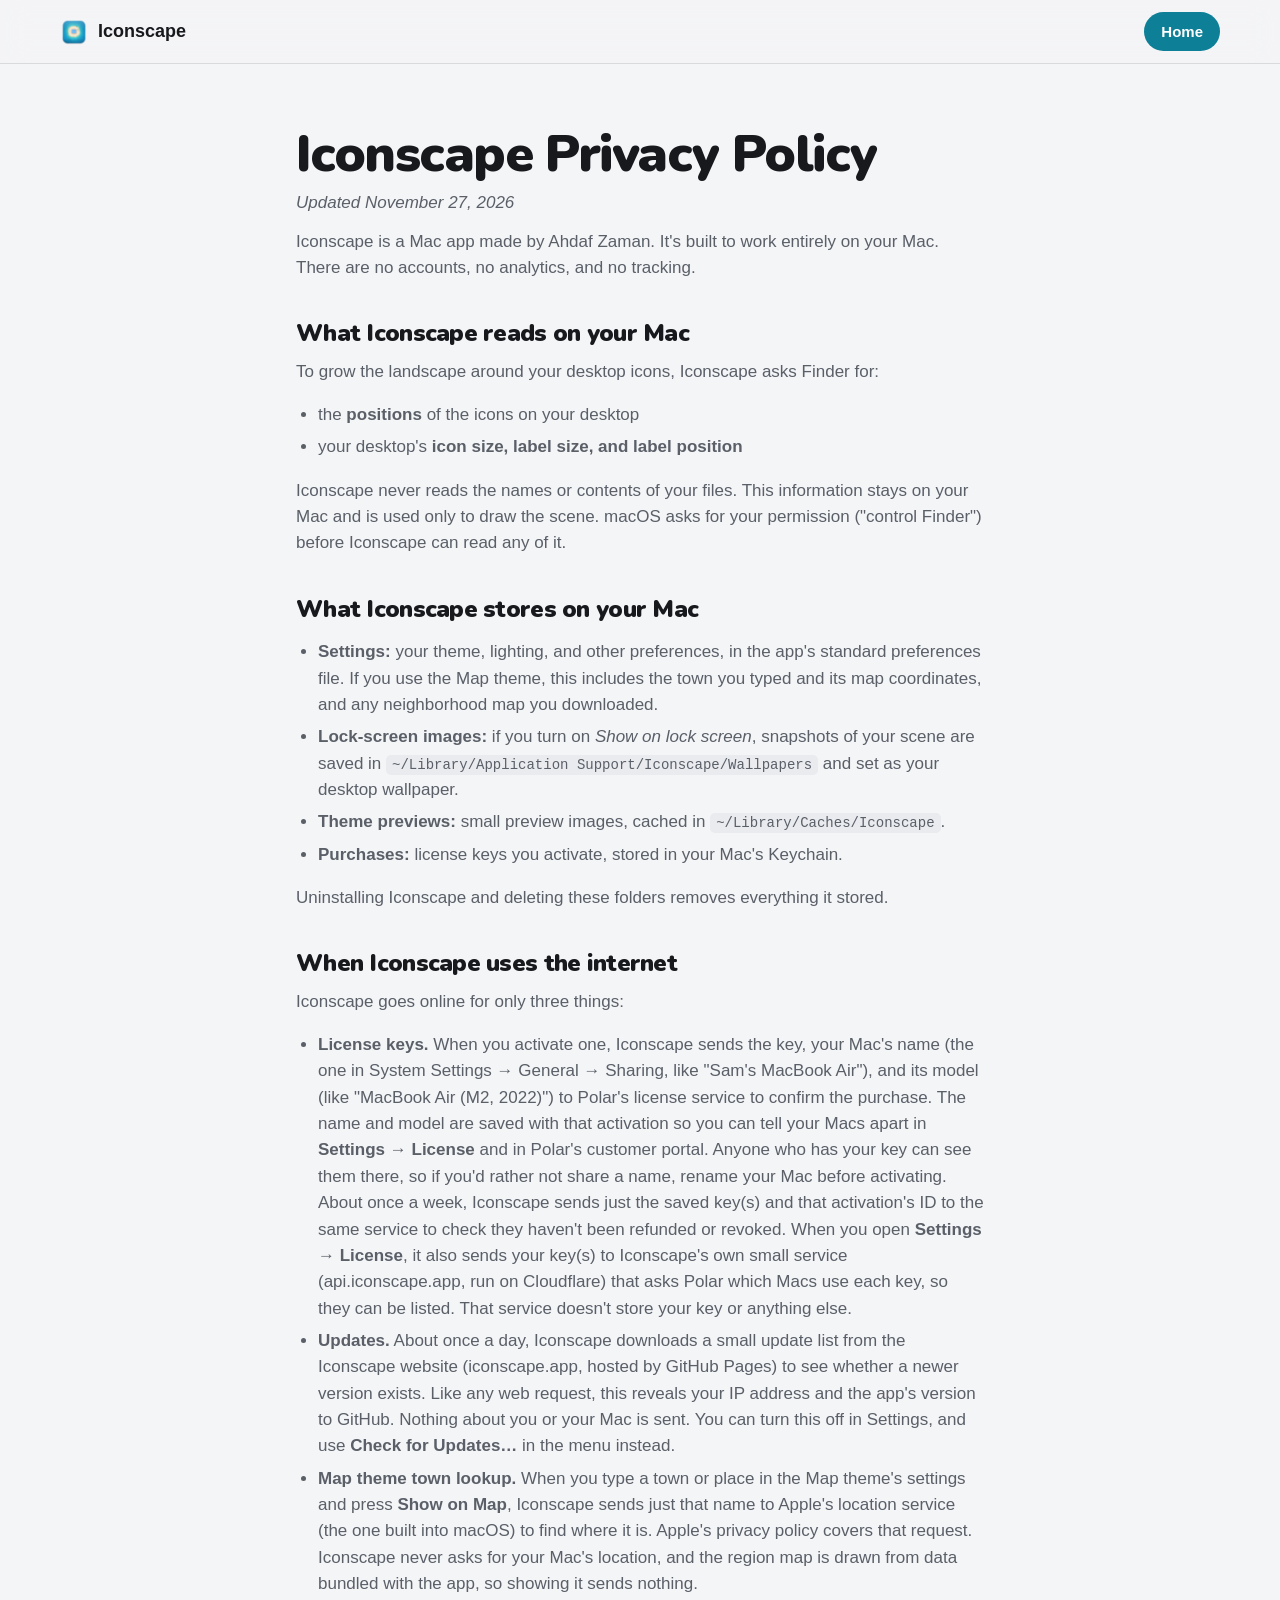
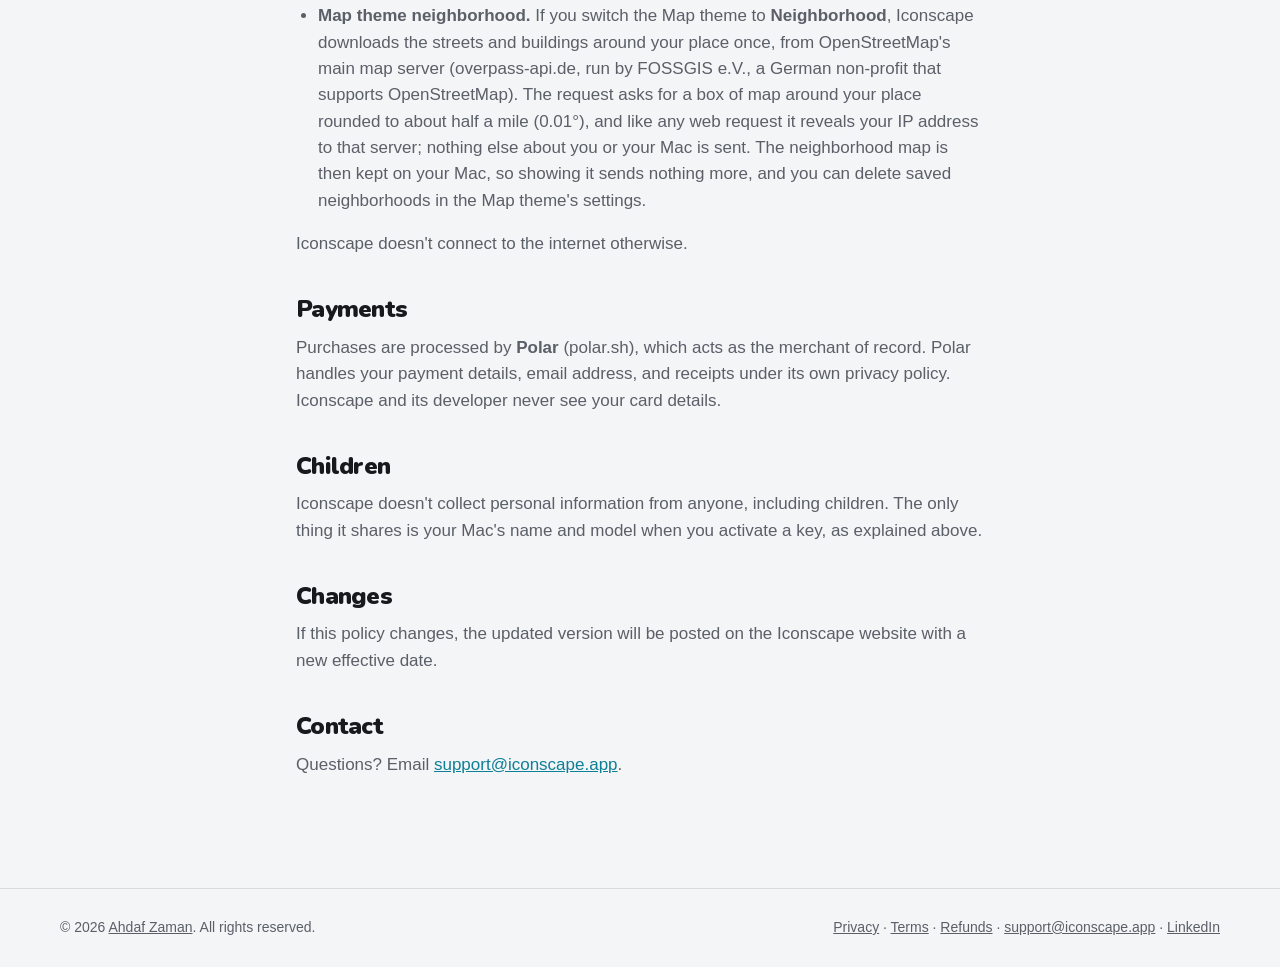
<file: privacy.html>
<!doctype html>
<html lang="en">
<head>
<meta charset="utf-8">
<meta name="viewport" content="width=device-width, initial-scale=1">
<title>Privacy · Iconscape</title>
<meta name="description" content="How Iconscape handles your data: no accounts, no analytics, and no tracking.">
<link rel="canonical" href="https://iconscape.app/privacy.html">
<meta property="og:type" content="website">
<meta property="og:locale" content="en_US">
<meta property="og:site_name" content="Iconscape">
<meta property="og:title" content="Privacy · Iconscape">
<meta property="og:description" content="How Iconscape handles your data: no accounts, no analytics, and no tracking.">
<meta property="og:url" content="https://iconscape.app/privacy.html">
<meta property="og:image" content="https://iconscape.app/img/share.jpg?v=1.3.1">
<meta property="og:image:secure_url" content="https://iconscape.app/img/share.jpg?v=1.3.1">
<meta property="og:image:type" content="image/jpeg">
<meta property="og:image:width" content="2400">
<meta property="og:image:height" content="1260">
<meta property="og:image:alt" content="Iconscape: your desktop, alive. A Mac desktop with Lagoon by day and Metro at night growing around the icons.">
<meta name="twitter:card" content="summary_large_image">
<meta name="twitter:title" content="Privacy · Iconscape">
<meta name="twitter:description" content="How Iconscape handles your data: no accounts, no analytics, and no tracking.">
<meta name="twitter:image" content="https://iconscape.app/img/share.jpg?v=1.3.1">
<meta name="twitter:image:alt" content="Iconscape: your desktop, alive. A Mac desktop with Lagoon by day and Metro at night growing around the icons.">
<meta name="theme-color" content="#f4f5f7" media="(prefers-color-scheme: light)">
<meta name="theme-color" content="#1e2021" media="(prefers-color-scheme: dark)">
<link rel="icon" href="/favicon.ico" sizes="48x48">
<link rel="icon" type="image/png" sizes="96x96" href="/img/favicon-96.png">
<link rel="icon" type="image/png" sizes="192x192" href="/img/favicon-192.png">
<link rel="apple-touch-icon" href="/apple-touch-icon.png">
<link rel="stylesheet" href="style.css?v=1.3.1">
</head>
<body>
<header class="nav">
  <a class="brand" href="index.html"><img src="img/icon.png" alt="" width="28" height="28">Iconscape</a>
  <nav><a class="btn btn-small" href="index.html">Home</a></nav>
</header>
<main class="legal">
<h1>Iconscape Privacy Policy</h1>
<p class="eff">Updated November 27, 2026</p>
<p>Iconscape is a Mac app made by Ahdaf Zaman. It's built to work entirely on your Mac. There are no accounts, no analytics, and no tracking.</p>
<h2>What Iconscape reads on your Mac</h2>
<p>To grow the landscape around your desktop icons, Iconscape asks Finder for:</p>
<ul>
<li>the <b>positions</b> of the icons on your desktop</li>
<li>your desktop's <b>icon size, label size, and label position</b></li>
</ul>
<p>Iconscape never reads the names or contents of your files. This information stays on your Mac and is used only to draw the scene. macOS asks for your permission ("control Finder") before Iconscape can read any of it.</p>
<h2>What Iconscape stores on your Mac</h2>
<ul>
<li><b>Settings:</b> your theme, lighting, and other preferences, in the app's standard preferences file. If you use the Map theme, this includes the town you typed and its map coordinates, and any neighborhood map you downloaded.</li>
<li><b>Lock-screen images:</b> if you turn on <i>Show on lock screen</i>, snapshots of your scene are saved in <code>~/Library/Application Support/Iconscape/Wallpapers</code> and set as your desktop wallpaper.</li>
<li><b>Theme previews:</b> small preview images, cached in <code>~/Library/Caches/Iconscape</code>.</li>
<li><b>Purchases:</b> license keys you activate, stored in your Mac's Keychain.</li>
</ul>
<p>Uninstalling Iconscape and deleting these folders removes everything it stored.</p>
<h2>When Iconscape uses the internet</h2>
<p>Iconscape goes online for only three things:</p>
<ul>
<li><b>License keys.</b> When you activate one, Iconscape sends the key, your Mac's name (the one in System Settings → General → Sharing, like "Sam's MacBook Air"), and its model (like "MacBook Air (M2, 2022)") to Polar's license service to confirm the purchase. The name and model are saved with that activation so you can tell your Macs apart in <b>Settings → License</b> and in Polar's customer portal. Anyone who has your key can see them there, so if you'd rather not share a name, rename your Mac before activating. About once a week, Iconscape sends just the saved key(s) and that activation's ID to the same service to check they haven't been refunded or revoked. When you open <b>Settings → License</b>, it also sends your key(s) to Iconscape's own small service (api.iconscape.app, run on Cloudflare) that asks Polar which Macs use each key, so they can be listed. That service doesn't store your key or anything else.</li>
<li><b>Updates.</b> About once a day, Iconscape downloads a small update list from the Iconscape website (iconscape.app, hosted by GitHub Pages) to see whether a newer version exists. Like any web request, this reveals your IP address and the app's version to GitHub. Nothing about you or your Mac is sent. You can turn this off in Settings, and use <b>Check for Updates…</b> in the menu instead.</li>
<li><b>Map theme town lookup.</b> When you type a town or place in the Map theme's settings and press <b>Show on Map</b>, Iconscape sends just that name to Apple's location service (the one built into macOS) to find where it is. Apple's privacy policy covers that request. Iconscape never asks for your Mac's location, and the region map is drawn from data bundled with the app, so showing it sends nothing.</li>
<li><b>Map theme neighborhood.</b> If you switch the Map theme to <b>Neighborhood</b>, Iconscape downloads the streets and buildings around your place once, from OpenStreetMap's main map server (overpass-api.de, run by FOSSGIS e.V., a German non-profit that supports OpenStreetMap). The request asks for a box of map around your place rounded to about half a mile (0.01°), and like any web request it reveals your IP address to that server; nothing else about you or your Mac is sent. The neighborhood map is then kept on your Mac, so showing it sends nothing more, and you can delete saved neighborhoods in the Map theme's settings.</li>
</ul>
<p>Iconscape doesn't connect to the internet otherwise.</p>
<h2>Payments</h2>
<p>Purchases are processed by <b>Polar</b> (polar.sh), which acts as the merchant of record. Polar handles your payment details, email address, and receipts under its own privacy policy. Iconscape and its developer never see your card details.</p>
<h2>Children</h2>
<p>Iconscape doesn't collect personal information from anyone, including children. The only thing it shares is your Mac's name and model when you activate a key, as explained above.</p>
<h2>Changes</h2>
<p>If this policy changes, the updated version will be posted on the Iconscape website with a new effective date.</p>
<h2>Contact</h2>
<p>Questions? Email <a href="mailto:support@iconscape.app">support@iconscape.app</a>.</p>
</main>
<footer class="foot">
  <p>© 2026 <a href="https://www.linkedin.com/in/ahdafzaman/" target="_blank" rel="me noopener">Ahdaf Zaman</a>. All rights reserved.</p>
  <p><a href="privacy.html">Privacy</a> · <a href="terms.html">Terms</a> · <a href="refunds.html">Refunds</a> · <a href="mailto:support@iconscape.app">support@iconscape.app</a> · <a href="https://www.linkedin.com/in/ahdafzaman/" target="_blank" rel="me noopener">LinkedIn</a></p>
</footer>
</body>
</html>
</file>
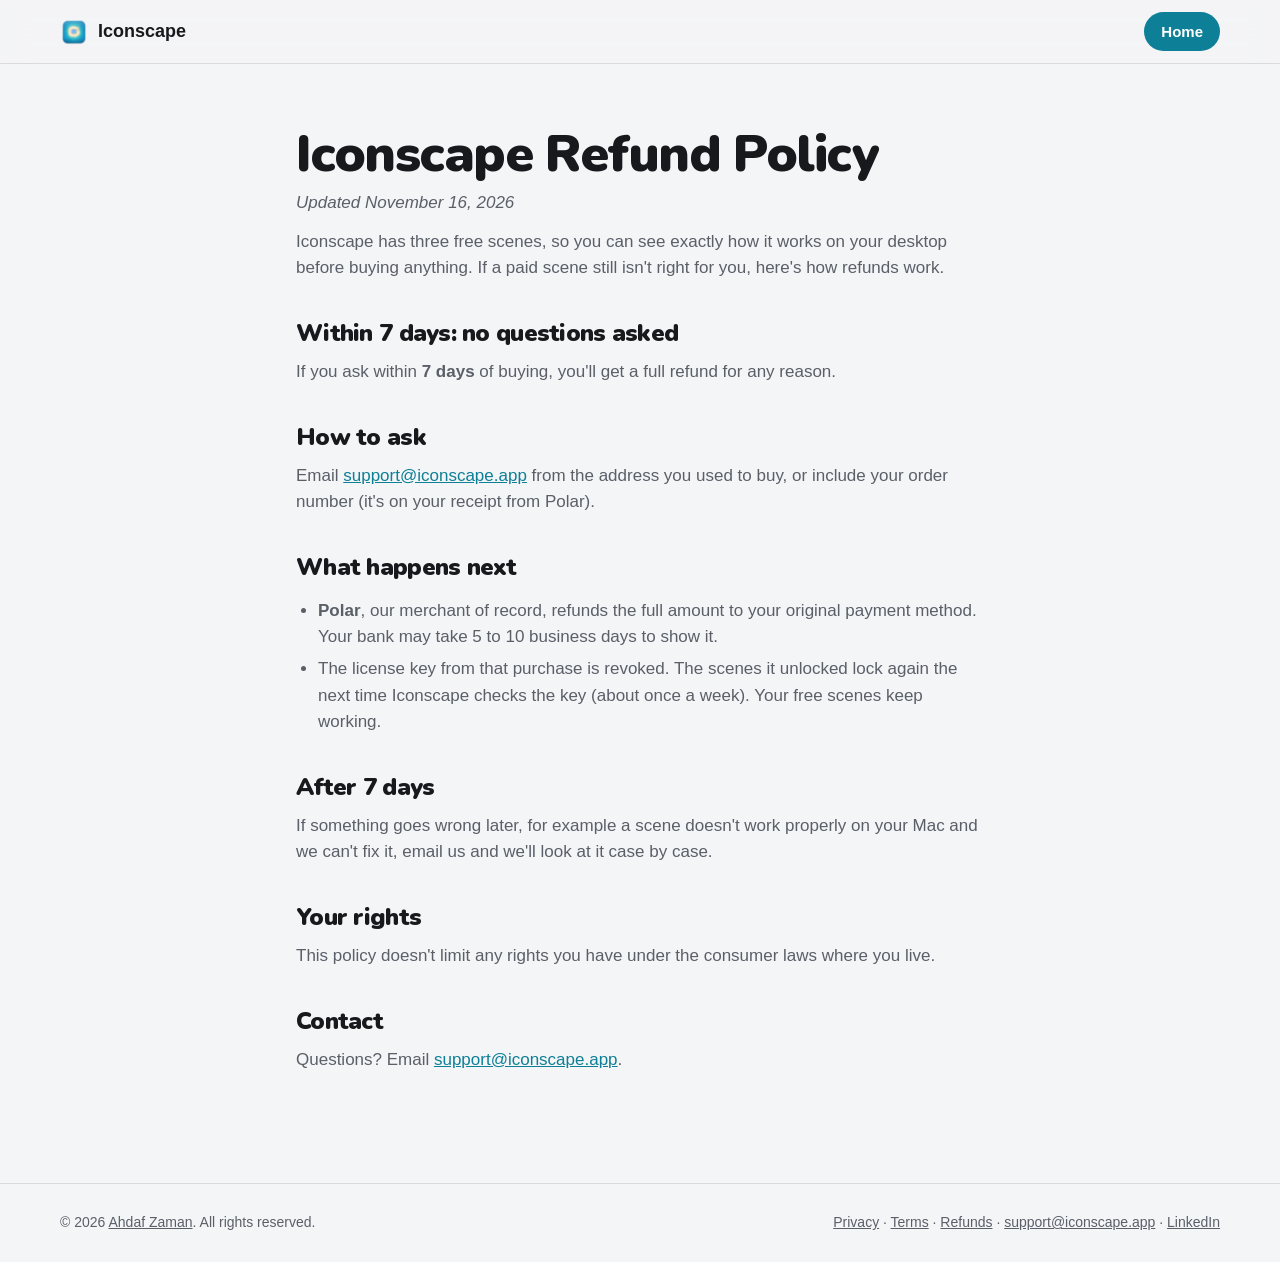
<file: refunds.html>
<!doctype html>
<html lang="en">
<head>
<meta charset="utf-8">
<meta name="viewport" content="width=device-width, initial-scale=1">
<title>Refunds · Iconscape</title>
<meta name="description" content="How refunds work for Iconscape scenes.">
<link rel="canonical" href="https://iconscape.app/refunds.html">
<meta property="og:type" content="website">
<meta property="og:locale" content="en_US">
<meta property="og:site_name" content="Iconscape">
<meta property="og:title" content="Refunds · Iconscape">
<meta property="og:description" content="How refunds work for Iconscape scenes.">
<meta property="og:url" content="https://iconscape.app/refunds.html">
<meta property="og:image" content="https://iconscape.app/img/share.jpg?v=1.3.1">
<meta property="og:image:secure_url" content="https://iconscape.app/img/share.jpg?v=1.3.1">
<meta property="og:image:type" content="image/jpeg">
<meta property="og:image:width" content="2400">
<meta property="og:image:height" content="1260">
<meta property="og:image:alt" content="Iconscape: your desktop, alive. A Mac desktop with Lagoon by day and Metro at night growing around the icons.">
<meta name="twitter:card" content="summary_large_image">
<meta name="twitter:title" content="Refunds · Iconscape">
<meta name="twitter:description" content="How refunds work for Iconscape scenes.">
<meta name="twitter:image" content="https://iconscape.app/img/share.jpg?v=1.3.1">
<meta name="twitter:image:alt" content="Iconscape: your desktop, alive. A Mac desktop with Lagoon by day and Metro at night growing around the icons.">
<meta name="theme-color" content="#f4f5f7" media="(prefers-color-scheme: light)">
<meta name="theme-color" content="#1e2021" media="(prefers-color-scheme: dark)">
<link rel="icon" href="/favicon.ico" sizes="48x48">
<link rel="icon" type="image/png" sizes="96x96" href="/img/favicon-96.png">
<link rel="icon" type="image/png" sizes="192x192" href="/img/favicon-192.png">
<link rel="apple-touch-icon" href="/apple-touch-icon.png">
<link rel="stylesheet" href="style.css?v=1.3.1">
</head>
<body>
<header class="nav">
  <a class="brand" href="index.html"><img src="img/icon.png" alt="" width="28" height="28">Iconscape</a>
  <nav><a class="btn btn-small" href="index.html">Home</a></nav>
</header>
<main class="legal">
<h1>Iconscape Refund Policy</h1>
<p class="eff">Updated November 16, 2026</p>
<p>Iconscape has three free scenes, so you can see exactly how it works on your desktop before buying anything. If a paid scene still isn't right for you, here's how refunds work.</p>
<h2>Within 7 days: no questions asked</h2>
<p>If you ask within <b>7 days</b> of buying, you'll get a full refund for any reason.</p>
<h2>How to ask</h2>
<p>Email <a href="mailto:support@iconscape.app">support@iconscape.app</a> from the address you used to buy, or include your order number (it's on your receipt from Polar).</p>
<h2>What happens next</h2>
<ul>
<li><b>Polar</b>, our merchant of record, refunds the full amount to your original payment method. Your bank may take 5 to 10 business days to show it.</li>
<li>The license key from that purchase is revoked. The scenes it unlocked lock again the next time Iconscape checks the key (about once a week). Your free scenes keep working.</li>
</ul>
<h2>After 7 days</h2>
<p>If something goes wrong later, for example a scene doesn't work properly on your Mac and we can't fix it, email us and we'll look at it case by case.</p>
<h2>Your rights</h2>
<p>This policy doesn't limit any rights you have under the consumer laws where you live.</p>
<h2>Contact</h2>
<p>Questions? Email <a href="mailto:support@iconscape.app">support@iconscape.app</a>.</p>
</main>
<footer class="foot">
  <p>© 2026 <a href="https://www.linkedin.com/in/ahdafzaman/" target="_blank" rel="me noopener">Ahdaf Zaman</a>. All rights reserved.</p>
  <p><a href="privacy.html">Privacy</a> · <a href="terms.html">Terms</a> · <a href="refunds.html">Refunds</a> · <a href="mailto:support@iconscape.app">support@iconscape.app</a> · <a href="https://www.linkedin.com/in/ahdafzaman/" target="_blank" rel="me noopener">LinkedIn</a></p>
</footer>
</body>
</html>
</file>
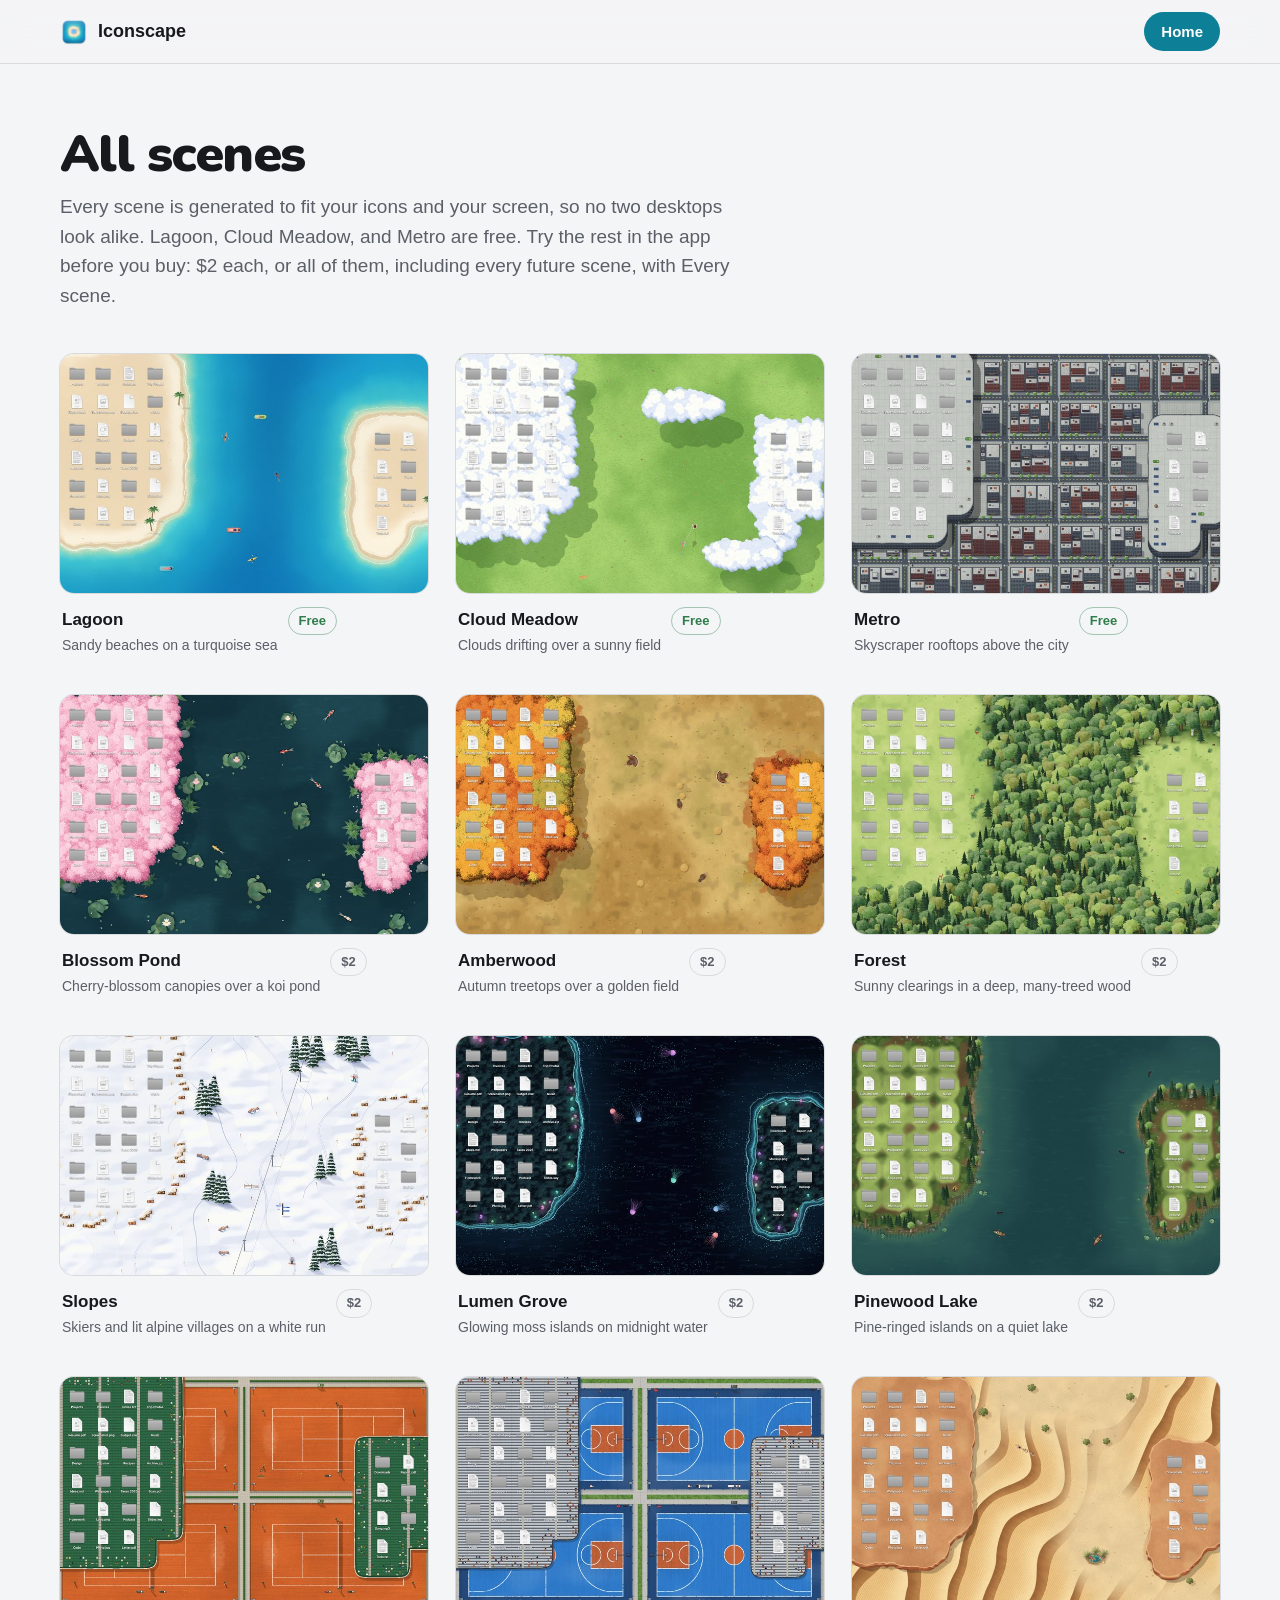
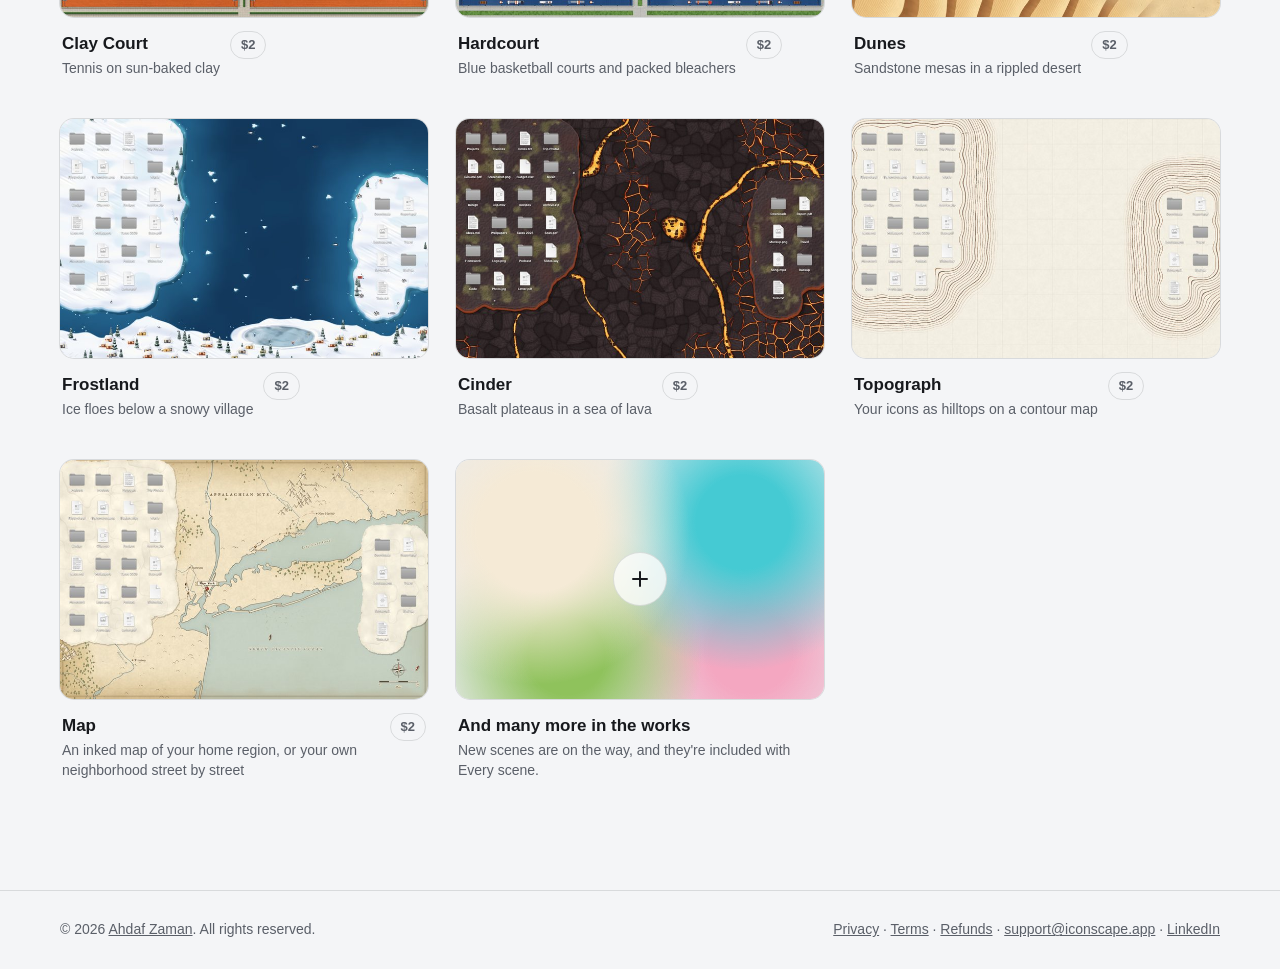
<file: scenes.html>
<!doctype html>
<html lang="en">
<head>
<meta charset="utf-8">
<meta name="viewport" content="width=device-width, initial-scale=1">
<title>All scenes · Iconscape</title>
<link rel="canonical" href="https://iconscape.app/scenes.html">
<meta property="og:type" content="website">
<meta property="og:locale" content="en_US">
<meta property="og:site_name" content="Iconscape">
<meta property="og:title" content="All scenes · Iconscape">
<meta property="og:description" content="Every Iconscape scene: living wallpapers that grow around your desktop icons.">
<meta property="og:url" content="https://iconscape.app/scenes.html">
<meta property="og:image" content="https://iconscape.app/img/share.jpg?v=1.3.1">
<meta property="og:image:secure_url" content="https://iconscape.app/img/share.jpg?v=1.3.1">
<meta property="og:image:type" content="image/jpeg">
<meta property="og:image:width" content="2400">
<meta property="og:image:height" content="1260">
<meta property="og:image:alt" content="Iconscape: your desktop, alive. A Mac desktop with Lagoon by day and Metro at night growing around the icons.">
<meta name="twitter:card" content="summary_large_image">
<meta name="twitter:title" content="All scenes · Iconscape">
<meta name="twitter:description" content="Every Iconscape scene: living wallpapers that grow around your desktop icons.">
<meta name="twitter:image" content="https://iconscape.app/img/share.jpg?v=1.3.1">
<meta name="twitter:image:alt" content="Iconscape: your desktop, alive. A Mac desktop with Lagoon by day and Metro at night growing around the icons.">
<meta name="description" content="Every Iconscape scene: living wallpapers that grow around your desktop icons.">
<link rel="icon" href="/favicon.ico" sizes="48x48">
<link rel="icon" type="image/png" sizes="96x96" href="/img/favicon-96.png">
<link rel="icon" type="image/png" sizes="192x192" href="/img/favicon-192.png">
<link rel="apple-touch-icon" href="/apple-touch-icon.png">
<link rel="stylesheet" href="style.css?v=1.3.1"><link rel="stylesheet" href="preview.css?v=1.2.16-5">
</head>
<body>
<header class="nav">
  <a class="brand" href="index.html"><img src="img/icon.png" alt="" width="28" height="28">Iconscape</a>
  <nav><a class="btn btn-small" href="index.html">Home</a></nav>
</header>
<main class="scenes-page">
  <div class="head">
    <h1>All scenes</h1>
    <p>Every scene is generated to fit your icons and your screen, so no two desktops look alike. Lagoon, Cloud Meadow, and Metro are free. Try the rest in the app before you buy: $2 each, or all of them, including every future scene, with Every scene.</p>
  </div>
  <div class="grid" id="grid"></div>
</main>
<footer class="foot">
  <p>© 2026 <a href="https://www.linkedin.com/in/ahdafzaman/" target="_blank" rel="me noopener">Ahdaf Zaman</a>. All rights reserved.</p>
  <p><a href="privacy.html">Privacy</a> · <a href="terms.html">Terms</a> · <a href="refunds.html">Refunds</a> · <a href="mailto:support@iconscape.app">support@iconscape.app</a> · <a href="https://www.linkedin.com/in/ahdafzaman/" target="_blank" rel="me noopener">LinkedIn</a></p>
</footer>

<div class="lightbox" id="lightbox" hidden>
  <button class="lb-close" aria-label="Close">×</button>
  <button class="lb-prev" aria-label="Previous scene">‹</button>
  <figure><div class="lb-art"><img alt=""><video muted loop playsinline aria-hidden="true"></video></div>
    <figcaption><b></b><span></span></figcaption></figure>
  <button class="lb-next" aria-label="Next scene">›</button>
</div>

<script src="scenes.js?v=1.2.16-5"></script>
<script>
// Each scene as a tile: hovering plays its loop over the picture, clicking opens it large.
const grid = document.getElementById("grid");
SCENES.forEach(([id, name, blurb, free], i) => {
  const t = document.createElement("button");
  t.className = "scene"; t.dataset.id = id;
  t.innerHTML = `<span class="scene-art"><img src="${thumbSrc(id)}" alt="" loading="lazy" width="720" height="468"><video muted loop playsinline preload="none" aria-hidden="true"></video></span>
    <span class="scene-meta"><span><b>${name}</b><small>${blurb}</small></span><em class="${free ? "free" : ""}">${free ? "Free" : "$2"}</em></span>`;
  t.setAttribute("aria-label", `${name}: ${blurb}. ${free ? "Free" : "$2"}. Play larger`);
  t.addEventListener("click", () => openLB(i));
  const v = t.querySelector("video");
  t.addEventListener("pointerenter", e => {
    if (e.pointerType !== "mouse" || stillMotion.matches) return;
    const src = loopSrc(id);
    if (v.getAttribute("src") !== src) v.src = src;
    v.play().catch(() => {});
  });
  t.addEventListener("pointerleave", () => { v.classList.remove("playing"); v.pause(); });
  v.addEventListener("playing", () => { if (t.matches(":hover")) v.classList.add("playing"); });
  grid.appendChild(t);
});
const more = document.createElement("div");
more.className = "scene scene-more";
more.innerHTML = `<span class="scene-art more-art" aria-hidden="true"><span><svg viewBox="0 0 24 24" fill="none" stroke="currentColor" stroke-width="2" stroke-linecap="round"><path d="M12 5v14M5 12h14"/></svg></span></span>
  <span class="scene-meta"><span><b>And many more in the works</b><small>New scenes are on the way, and they're included with Every scene.</small></span></span>`;
grid.appendChild(more);
darkMode.addEventListener("change", () => {
  grid.querySelectorAll(".scene[data-id]").forEach(t => { t.querySelector("img").src = thumbSrc(t.dataset.id); });
  if (!lb.hidden) openLB(cur);
});
</script>
</body>
</html>
</file>
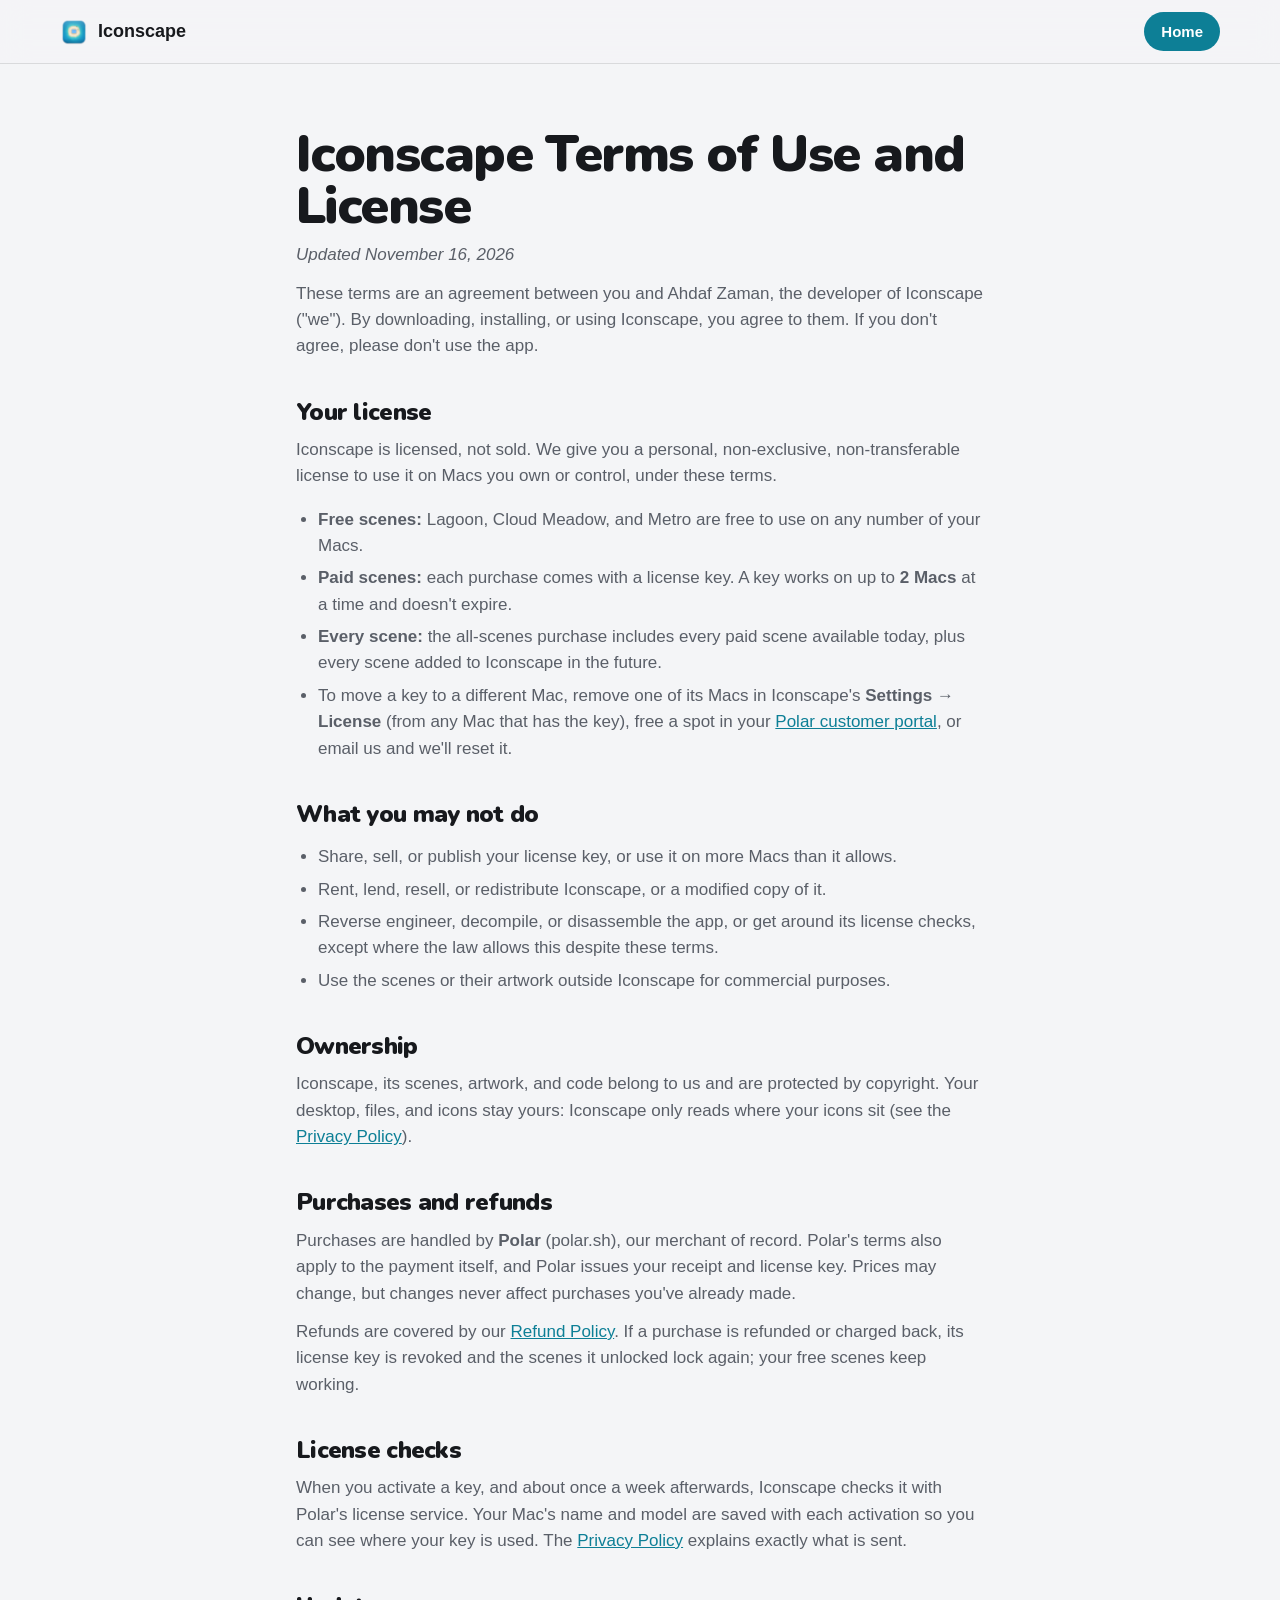
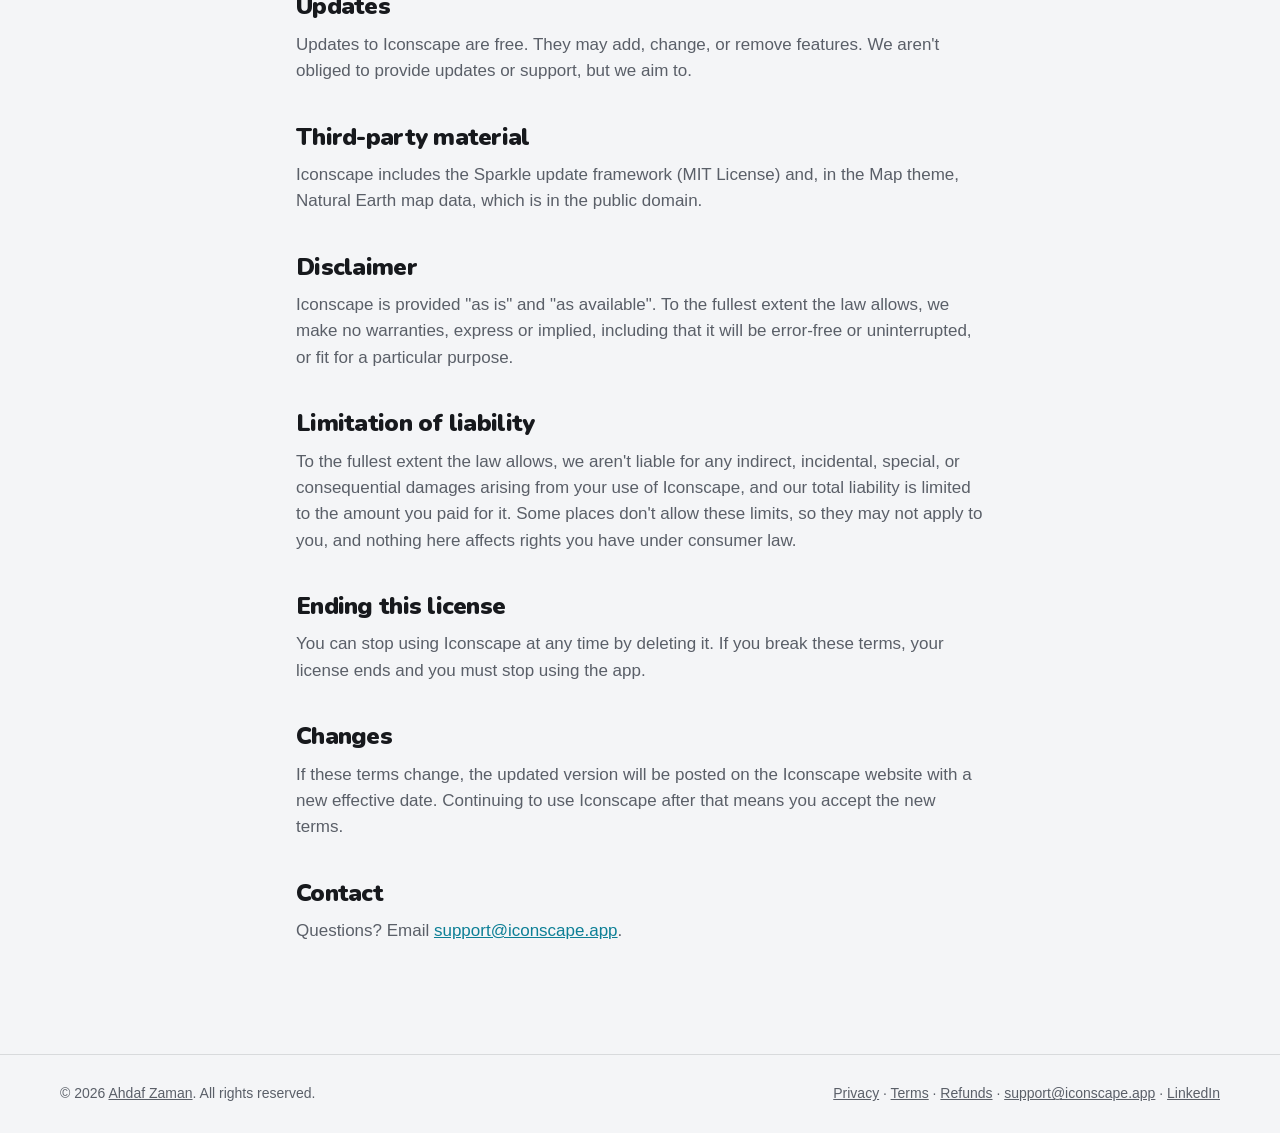
<file: terms.html>
<!doctype html>
<html lang="en">
<head>
<meta charset="utf-8">
<meta name="viewport" content="width=device-width, initial-scale=1">
<title>Terms · Iconscape</title>
<meta name="description" content="The terms for using Iconscape and buying its scenes.">
<link rel="canonical" href="https://iconscape.app/terms.html">
<meta property="og:type" content="website">
<meta property="og:locale" content="en_US">
<meta property="og:site_name" content="Iconscape">
<meta property="og:title" content="Terms · Iconscape">
<meta property="og:description" content="The terms for using Iconscape and buying its scenes.">
<meta property="og:url" content="https://iconscape.app/terms.html">
<meta property="og:image" content="https://iconscape.app/img/share.jpg?v=1.3.1">
<meta property="og:image:secure_url" content="https://iconscape.app/img/share.jpg?v=1.3.1">
<meta property="og:image:type" content="image/jpeg">
<meta property="og:image:width" content="2400">
<meta property="og:image:height" content="1260">
<meta property="og:image:alt" content="Iconscape: your desktop, alive. A Mac desktop with Lagoon by day and Metro at night growing around the icons.">
<meta name="twitter:card" content="summary_large_image">
<meta name="twitter:title" content="Terms · Iconscape">
<meta name="twitter:description" content="The terms for using Iconscape and buying its scenes.">
<meta name="twitter:image" content="https://iconscape.app/img/share.jpg?v=1.3.1">
<meta name="twitter:image:alt" content="Iconscape: your desktop, alive. A Mac desktop with Lagoon by day and Metro at night growing around the icons.">
<meta name="theme-color" content="#f4f5f7" media="(prefers-color-scheme: light)">
<meta name="theme-color" content="#1e2021" media="(prefers-color-scheme: dark)">
<link rel="icon" href="/favicon.ico" sizes="48x48">
<link rel="icon" type="image/png" sizes="96x96" href="/img/favicon-96.png">
<link rel="icon" type="image/png" sizes="192x192" href="/img/favicon-192.png">
<link rel="apple-touch-icon" href="/apple-touch-icon.png">
<link rel="stylesheet" href="style.css?v=1.3.1">
</head>
<body>
<header class="nav">
  <a class="brand" href="index.html"><img src="img/icon.png" alt="" width="28" height="28">Iconscape</a>
  <nav><a class="btn btn-small" href="index.html">Home</a></nav>
</header>
<main class="legal">
<h1>Iconscape Terms of Use and License</h1>
<p class="eff">Updated November 16, 2026</p>
<p>These terms are an agreement between you and Ahdaf Zaman, the developer of Iconscape ("we"). By downloading, installing, or using Iconscape, you agree to them. If you don't agree, please don't use the app.</p>
<h2>Your license</h2>
<p>Iconscape is licensed, not sold. We give you a personal, non-exclusive, non-transferable license to use it on Macs you own or control, under these terms.</p>
<ul>
<li><b>Free scenes:</b> Lagoon, Cloud Meadow, and Metro are free to use on any number of your Macs.</li>
<li><b>Paid scenes:</b> each purchase comes with a license key. A key works on up to <b>2 Macs</b> at a time and doesn't expire.</li>
<li><b>Every scene:</b> the all-scenes purchase includes every paid scene available today, plus every scene added to Iconscape in the future.</li>
<li>To move a key to a different Mac, remove one of its Macs in Iconscape's <b>Settings → License</b> (from any Mac that has the key), free a spot in your <a href="https://polar.sh/iconscape/portal">Polar customer portal</a>, or email us and we'll reset it.</li>
</ul>
<h2>What you may not do</h2>
<ul>
<li>Share, sell, or publish your license key, or use it on more Macs than it allows.</li>
<li>Rent, lend, resell, or redistribute Iconscape, or a modified copy of it.</li>
<li>Reverse engineer, decompile, or disassemble the app, or get around its license checks, except where the law allows this despite these terms.</li>
<li>Use the scenes or their artwork outside Iconscape for commercial purposes.</li>
</ul>
<h2>Ownership</h2>
<p>Iconscape, its scenes, artwork, and code belong to us and are protected by copyright. Your desktop, files, and icons stay yours: Iconscape only reads where your icons sit (see the <a href="privacy.html">Privacy Policy</a>).</p>
<h2>Purchases and refunds</h2>
<p>Purchases are handled by <b>Polar</b> (polar.sh), our merchant of record. Polar's terms also apply to the payment itself, and Polar issues your receipt and license key. Prices may change, but changes never affect purchases you've already made.</p>
<p>Refunds are covered by our <a href="refunds.html">Refund Policy</a>. If a purchase is refunded or charged back, its license key is revoked and the scenes it unlocked lock again; your free scenes keep working.</p>
<h2>License checks</h2>
<p>When you activate a key, and about once a week afterwards, Iconscape checks it with Polar's license service. Your Mac's name and model are saved with each activation so you can see where your key is used. The <a href="privacy.html">Privacy Policy</a> explains exactly what is sent.</p>
<h2>Updates</h2>
<p>Updates to Iconscape are free. They may add, change, or remove features. We aren't obliged to provide updates or support, but we aim to.</p>
<h2>Third-party material</h2>
<p>Iconscape includes the Sparkle update framework (MIT License) and, in the Map theme, Natural Earth map data, which is in the public domain.</p>
<h2>Disclaimer</h2>
<p>Iconscape is provided "as is" and "as available". To the fullest extent the law allows, we make no warranties, express or implied, including that it will be error-free or uninterrupted, or fit for a particular purpose.</p>
<h2>Limitation of liability</h2>
<p>To the fullest extent the law allows, we aren't liable for any indirect, incidental, special, or consequential damages arising from your use of Iconscape, and our total liability is limited to the amount you paid for it. Some places don't allow these limits, so they may not apply to you, and nothing here affects rights you have under consumer law.</p>
<h2>Ending this license</h2>
<p>You can stop using Iconscape at any time by deleting it. If you break these terms, your license ends and you must stop using the app.</p>
<h2>Changes</h2>
<p>If these terms change, the updated version will be posted on the Iconscape website with a new effective date. Continuing to use Iconscape after that means you accept the new terms.</p>
<h2>Contact</h2>
<p>Questions? Email <a href="mailto:support@iconscape.app">support@iconscape.app</a>.</p>
</main>
<footer class="foot">
  <p>© 2026 <a href="https://www.linkedin.com/in/ahdafzaman/" target="_blank" rel="me noopener">Ahdaf Zaman</a>. All rights reserved.</p>
  <p><a href="privacy.html">Privacy</a> · <a href="terms.html">Terms</a> · <a href="refunds.html">Refunds</a> · <a href="mailto:support@iconscape.app">support@iconscape.app</a> · <a href="https://www.linkedin.com/in/ahdafzaman/" target="_blank" rel="me noopener">LinkedIn</a></p>
</footer>
</body>
</html>
</file>
<file: style.css>
/* Apple's rounded font is Safari-only; other browsers get Nunito (OFL, fonts/OFL.txt), set one weight heavier to match it. */
@font-face { font-family: "Iconscape Rounded"; src: url(fonts/rounded-650.woff2) format("woff2"); font-weight: 650; font-display: swap; }
@font-face { font-family: "Iconscape Rounded"; src: url(fonts/rounded-700.woff2) format("woff2"); font-weight: 700; font-display: swap; }
@font-face { font-family: "Iconscape Rounded"; src: url(fonts/rounded-800.woff2) format("woff2"); font-weight: 800; font-display: swap; }

:root {
  --rounded: ui-rounded, "SF Pro Rounded", "Iconscape Rounded", -apple-system, BlinkMacSystemFont, sans-serif;
  --bg: #f4f5f7;
  --bg-2: #e9ebef;
  --card: #ffffff;
  --ink: #17191d;
  --ink-2: #5a5f68;
  --line: rgba(23, 25, 29, .12);
  --accent: #0d7f96;
  --accent-ink: #ffffff;
  --gold: #b9832f;
  --free: #2f7d4a;
  --shadow: 0 30px 60px -30px rgba(20, 28, 40, .4), 0 10px 20px -10px rgba(20, 28, 40, .16);
  --radius: 14px;
  color-scheme: light;
}
@media (prefers-color-scheme: dark) {
  :root:not([data-theme="light"]) {
    --bg: #1e2021; --bg-2: #282b2d; --card: #2d3032; --ink: #eff0f1; --ink-2: #a2a6aa;
    --line: rgba(239, 240, 241, .1); --accent: #3fb6cf; --accent-ink: #0b1215; --gold: #e0ad5a; --free: #6cc58b;
    --shadow: 0 30px 60px -30px rgba(0, 0, 0, .8), 0 10px 20px -10px rgba(0, 0, 0, .5);
    color-scheme: dark;
  }
}
:root[data-theme="dark"] {
  --bg: #1e2021; --bg-2: #282b2d; --card: #2d3032; --ink: #eff0f1; --ink-2: #a2a6aa;
  --line: rgba(239, 240, 241, .1); --accent: #3fb6cf; --accent-ink: #0b1215; --gold: #e0ad5a; --free: #6cc58b;
  color-scheme: dark;
}

* { box-sizing: border-box; }
html { scroll-behavior: smooth; scroll-padding-top: 72px; overflow-x: clip; }   /* full-bleed rows never cause sideways scrolling */
body {
  margin: 0; background: var(--bg); color: var(--ink);
  font: 17px/1.55 -apple-system, BlinkMacSystemFont, "SF Pro Text", "Helvetica Neue", Helvetica, Arial, sans-serif;
  -webkit-font-smoothing: antialiased;
}
img { max-width: 100%; display: block; }
a { color: var(--accent); }
h1, h2, h3 { font-family: var(--rounded); letter-spacing: -.02em; margin: 0; }
h1 { font-size: clamp(46px, 8vw, 92px); line-height: 1; font-weight: 800; letter-spacing: -.03em; }
h2 { font-size: clamp(32px, 4.6vw, 52px); line-height: 1.06; font-weight: 800; letter-spacing: -.03em; }
h3 { font-size: 19px; font-weight: 650; }
p { margin: 0; }

/* Nav */
.nav {
  position: sticky; top: 0; z-index: 10; display: flex; align-items: center; justify-content: space-between;
  gap: 16px; padding: 12px max(16px, calc((100vw - 1160px) / 2));
  background: color-mix(in srgb, var(--bg) 82%, transparent); backdrop-filter: saturate(1.4) blur(14px);
  -webkit-backdrop-filter: saturate(1.4) blur(14px); border-bottom: 1px solid var(--line);
}
.brand { display: flex; align-items: center; gap: 10px; font-weight: 700; font-size: 18px; color: var(--ink); text-decoration: none; }
.brand img { border-radius: 7px; }
.nav nav { display: flex; align-items: center; gap: 22px; }
.nav nav a:not(.btn) { color: var(--ink-2); text-decoration: none; font-size: 15px; }
.nav nav a:not(.btn):hover { color: var(--ink); }

/* Buttons */
.btn {
  display: inline-flex; align-items: center; justify-content: center; padding: 13px 24px; border-radius: 999px;
  background: var(--accent); color: var(--accent-ink); font-weight: 600; text-decoration: none; border: 1px solid transparent;
  transition: transform .15s ease, filter .15s ease;
}
.btn:hover { transform: translateY(-1px); filter: brightness(1.06); }
.btn-ghost { background: transparent; color: var(--ink); border-color: var(--line); }
.btn-small { padding: 7px 16px; font-size: 15px; }

/* Layout */
main > section { padding-left: max(16px, calc((100vw - 1160px) / 2)); padding-right: max(16px, calc((100vw - 1160px) / 2)); }
.block { padding-top: 96px; padding-bottom: 8px; }
.head { max-width: 820px; margin-bottom: 40px; }
.head p { color: var(--ink-2); margin-top: 16px; font-size: 19px; max-width: 680px; }

/* Hero */
.hero { display: grid; grid-template-columns: minmax(0, 5fr) minmax(0, 7fr); gap: 56px; align-items: center; padding-top: 72px; }
.lede { font-size: 20px; color: var(--ink-2); margin: 22px 0 30px; max-width: 470px; }
.cta { display: flex; flex-wrap: wrap; gap: 12px; }
.fine { margin-top: 18px; font-size: 14px; color: var(--ink-2); }
.screen { margin: 0; }
.screen-bar {
  display: flex; gap: 7px; padding: 11px 14px; background: var(--bg-2); border: 1px solid var(--line); border-bottom: 0;
  border-radius: var(--radius) var(--radius) 0 0;
}
.screen-bar span { width: 11px; height: 11px; border-radius: 50%; background: var(--line); }
.screen-view { overflow: hidden; border-radius: 0 0 var(--radius) var(--radius); box-shadow: var(--shadow); border: 1px solid var(--line); background: #0d7f96; }
#hero-img { width: 100%; height: auto; aspect-ratio: 1800 / 1170; object-fit: cover; transition: opacity .18s ease; }
.hero-controls { display: flex; justify-content: space-between; flex-wrap: wrap; gap: 10px; margin-top: 16px; }
.seg { display: inline-flex; padding: 3px; border-radius: 999px; background: var(--bg-2); border: 1px solid var(--line); }
.seg button {
  font: inherit; font-size: 14px; border: 0; background: none; color: var(--ink-2); padding: 6px 14px; border-radius: 999px; cursor: pointer;
}
.seg button.on { background: var(--card); color: var(--ink); box-shadow: 0 1px 3px rgba(0, 0, 0, .12); font-weight: 600; }

/* Steps */
.steps { display: grid; grid-template-columns: repeat(3, 1fr); gap: 24px; padding-top: 88px; }
.steps > div { border-top: 1px solid var(--line); padding-top: 20px; }
.steps b { display: inline-block; font-size: 13px; color: var(--accent); margin-bottom: 6px; letter-spacing: .08em; }
.steps p { color: var(--ink-2); margin-top: 6px; }

/* Gallery: two rows of scenes gliding past in opposite directions, each playing its loop */
/* Edge to edge, up to 2400px: wider than that (ultrawide, or zoomed far out) the rows would run out of scenes. */
.gallery { width: min(100vw, 2400px); margin-left: 50%; translate: -50%; }
.rail { overflow: hidden; padding: 10px 0; -webkit-mask: linear-gradient(90deg, transparent, #000 5%, #000 95%, transparent); mask: linear-gradient(90deg, transparent, #000 5%, #000 95%, transparent);
  touch-action: pan-y; }   /* phones: vertical swipes scroll the page, sideways ones slide the row */
.rail + .rail { margin-top: 12px; }
.track { display: flex; gap: 22px; width: max-content; will-change: transform; }
.slide { position: relative; display: block; width: clamp(260px, 30vw, 440px); flex: none; padding: 0; border: 0; background: var(--bg-2); color: #fff;
  cursor: zoom-in; border-radius: var(--radius); overflow: hidden; font: inherit; text-align: left; transition: transform .25s ease, box-shadow .25s ease; }
.slide:hover { transform: scale(1.03); box-shadow: var(--shadow); }
.slide img, .slide video { display: block; width: 100%; height: auto; aspect-ratio: 720 / 468; object-fit: cover; }
.slide video { position: absolute; inset: 0; height: 100%; }
.slide-cap { position: absolute; left: 0; right: 0; bottom: 0; padding: 34px 16px 12px; font-size: 15px; font-weight: 600;
  background: linear-gradient(transparent, rgba(0, 0, 0, .55)); opacity: 0; transform: translateY(6px); transition: opacity .25s, transform .25s; }
.slide:hover .slide-cap, .slide:focus-visible .slide-cap { opacity: 1; transform: none; }
.slide-cap em { font-style: normal; font-weight: 500; opacity: .8; margin-left: 6px; }
.slide-more { cursor: default; color: var(--ink); }
.slide-more:hover { transform: none; box-shadow: none; }
.slide-more .slide-cap { opacity: 1; transform: none; background: none; color: var(--ink); text-align: center; padding-bottom: 18px; }

.more-link { display: inline-flex; text-decoration: none; gap: 6px; margin-top: 14px; font-weight: 600; color: var(--accent); }
.more-link span { transition: transform .2s ease; }
.more-link:hover span { transform: translateX(3px); }

/* Scenes page: every scene as a big tile; hover plays its loop, click opens it large */
.scenes-page { padding: 64px max(16px, calc((100vw - 1160px) / 2)) 0; }
.scenes-page h1 { font-size: clamp(36px, 6vw, 52px); }
.scenes-page .head p { color: var(--ink-2); margin-top: 12px; max-width: 680px; }
.grid { display: grid; grid-template-columns: repeat(auto-fill, minmax(320px, 1fr)); gap: 40px 28px; margin-top: 44px; }
.scene { font: inherit; color: inherit; text-align: left; padding: 0; background: none; border: 0; cursor: zoom-in; display: flex; flex-direction: column; }
.scene-art { position: relative; display: block; border-radius: var(--radius); overflow: hidden; box-shadow: 0 0 0 1px var(--line); transition: transform .25s ease, box-shadow .25s ease; }
.scene:hover .scene-art { transform: translateY(-4px); box-shadow: var(--shadow); }
.scene-art img { display: block; width: 100%; height: auto; aspect-ratio: 720 / 468; object-fit: cover; }
.scene-art video { position: absolute; inset: 0; width: 100%; height: 100%; object-fit: cover; opacity: 0; transition: opacity .35s ease; }
.scene-art video.playing { opacity: 1; }
.scene-meta { display: flex; align-items: flex-start; justify-content: space-between; gap: 10px; padding: 14px 2px 0; }
.scene-meta b { display: block; font-size: 17px; }
.scene-meta small { display: block; color: var(--ink-2); font-size: 14px; line-height: 1.4; margin-top: 2px; }
.scene-meta em { font-style: normal; font-size: 13px; font-weight: 600; padding: 3px 10px; border-radius: 999px; border: 1px solid var(--line); color: var(--ink-2); white-space: nowrap; }
.scene-meta em.free { color: var(--free); border-color: color-mix(in srgb, var(--free) 40%, transparent); }
.scene-more { cursor: default; }
.scene-more:hover .scene-art { transform: none; box-shadow: 0 0 0 1px var(--line); }

/* Features */
.features { display: grid; grid-template-columns: repeat(3, 1fr); gap: 34px 40px; }
.features p { color: var(--ink-2); margin-top: 8px; }

/* Pricing */
.prices { display: grid; grid-template-columns: repeat(3, 1fr); gap: 22px; align-items: stretch; }
.price {
  position: relative; display: flex; flex-direction: column; gap: 10px; padding: 28px; background: var(--card);
  border: 1px solid var(--line); border-radius: var(--radius);
}
.price p:not(.amount) { color: var(--ink-2); flex: 1; }
.price .amount { font-size: 42px; font-weight: 700; letter-spacing: -.03em; font-family: var(--rounded); }
.price .btn { margin-top: 8px; align-self: flex-start; }
.price.best { border: 2px solid var(--accent); }
.tag {
  position: absolute; top: -12px; left: 26px; background: var(--accent); color: var(--accent-ink); font-size: 12px; font-weight: 700;
  letter-spacing: .04em; padding: 4px 10px; border-radius: 999px;
}
.note { color: var(--ink-2); margin-top: 22px; font-size: 15px; max-width: 760px; }

/* Download */
.download { text-align: center; display: flex; flex-direction: column; align-items: center; gap: 14px; }
.download > img { border-radius: 22px; box-shadow: var(--shadow); }
.download > p { color: var(--ink-2); }
.first-open {
  text-align: left; max-width: 620px; margin-top: 30px; padding: 24px 28px; background: var(--card);
  border: 1px solid var(--line); border-radius: var(--radius);
}
.first-open p, .first-open ol { color: var(--ink-2); font-size: 16px; }
.first-open p { margin-top: 8px; }
.first-open ol { margin: 10px 0 0; padding-left: 22px; }
.first-open li { margin: 4px 0; }

/* FAQ */
.faq { display: grid; grid-template-columns: minmax(0, 4fr) minmax(0, 7fr); gap: 32px 64px; align-items: start; }
.faq-side h2 { font-size: clamp(40px, 5vw, 56px); font-weight: 800; letter-spacing: -.03em; }
.faq-side p { color: var(--ink-2); margin-top: 14px; font-size: 17px; max-width: 300px; }
.faq-side a { color: var(--ink); font-weight: 600; text-underline-offset: 3px; text-decoration-color: var(--line); }
.faq-side a:hover { text-decoration-color: currentColor; }
.faq-list { border-top: 1px solid var(--line); }
.faq details { border-bottom: 1px solid var(--line); padding: 24px 0; }
.faq summary { cursor: pointer; font-weight: 600; font-size: 18px; list-style: none; display: flex; justify-content: space-between; align-items: center; gap: 16px; }
.faq summary::-webkit-details-marker { display: none; }
.faq summary::after { content: "+"; color: var(--ink-2); font-weight: 400; font-size: 22px; line-height: 1; }
.faq details[open] summary::after { content: "−"; }
.faq details p { color: var(--ink-2); margin-top: 10px; }

/* Footer */
.foot {
  margin-top: 110px; padding: 28px max(16px, calc((100vw - 1160px) / 2)); border-top: 1px solid var(--line);
  display: flex; justify-content: space-between; flex-wrap: wrap; gap: 10px; color: var(--ink-2); font-size: 14px;
}
.foot a { color: var(--ink-2); }
.foot { align-items: center; }
.foot-text p { margin: 4px 0; }
.foot-badge { display: block; line-height: 0; opacity: .85; transition: opacity .2s; }
.foot-badge:hover { opacity: 1; }
.foot-badge img { height: 56px; width: auto; }
.foot-badges { display: flex; align-items: center; gap: 14px; flex-wrap: wrap; }
.for-dark { display: none; }
@media (prefers-color-scheme: dark) {
  :root:not([data-theme="light"]) .for-light { display: none; }
  :root:not([data-theme="light"]) .for-dark { display: block; }
}
:root[data-theme="dark"] .for-light { display: none; }
:root[data-theme="dark"] .for-dark { display: block; }

/* Lightbox */
.lightbox {
  position: fixed; inset: 0; z-index: 50; display: flex; align-items: center; justify-content: center; gap: 12px;
  padding: 24px; background: rgba(8, 10, 12, .88);
}
.lightbox[hidden] { display: none; }
.lightbox figure { margin: 0; width: min(1180px, 100%); }
/* The scene's loop, big, and its name rising in under it */
.lb-art { position: relative; border-radius: 14px; overflow: hidden; aspect-ratio: 1470 / 956; max-height: 78vh; margin: 0 auto; background: #000;
  box-shadow: 0 40px 90px -30px rgba(0, 0, 0, .8); transform: scale(.96); opacity: 0; transition: transform .35s cubic-bezier(.2, .8, .2, 1), opacity .3s; }
.lb-art img, .lb-art video { position: absolute; inset: 0; width: 100%; height: 100%; object-fit: cover; }
.lightbox figcaption { display: flex; flex-direction: column; align-items: center; gap: 4px; margin-top: 18px; text-align: center; color: #cfc8bb; font-size: 15px;
  opacity: 0; transform: translateY(14px); transition: opacity .35s .12s, transform .45s .12s cubic-bezier(.2, .8, .2, 1); }
.lightbox figcaption b { font-size: 24px; color: #fff; }
.lightbox.show .lb-art { transform: none; opacity: 1; }
.lightbox.show figcaption { opacity: 1; transform: none; }
.lightbox figcaption a { color: #7fd6e8; }
.lightbox button {
  background: rgba(255, 255, 255, .1); color: #fff; border: 0; width: 46px; height: 46px; border-radius: 50%;
  font-size: 28px; line-height: 1; cursor: pointer; flex: none;
}
.lightbox button:hover { background: rgba(255, 255, 255, .2); }
.lb-close { position: absolute; top: 18px; right: 18px; }

/* Legal page */
.legal { max-width: 720px; margin: 0 auto; padding: 64px 16px 0; }
.legal h1 { font-size: clamp(36px, 6vw, 52px); }
.legal h2 { font-size: 24px; margin-top: 40px; }
.legal p, .legal li { color: var(--ink-2); }
.legal p { margin-top: 12px; }
.legal ul { padding-left: 22px; }
.legal li { margin: 6px 0; }
.legal code { font-size: 14px; background: var(--bg-2); padding: 2px 6px; border-radius: 5px; overflow-wrap: anywhere; }
.legal .eff { margin-top: 10px; font-style: italic; }

/* Narrow screens */
@media (max-width: 900px) {
  .faq { grid-template-columns: 1fr; gap: 24px; }
  .hero { grid-template-columns: 1fr; gap: 40px; padding-top: 44px; }
  .features, .prices { grid-template-columns: 1fr 1fr; }
}
@media (max-width: 640px) {
  .nav nav a:not(.btn) { display: none; }
  .steps, .features, .prices { grid-template-columns: 1fr; }
  .block { padding-top: 72px; }
  .lightbox { padding: 12px; }
  .lb-prev, .lb-next { position: absolute; bottom: 20px; }
  .lb-prev { left: calc(50% - 56px); } .lb-next { right: calc(50% - 56px); }
}
</file>
<file: preview.css>
/* ---------- Hero ---------- */
.hero2 { text-align: center; padding-top: 72px; display: flex; flex-direction: column; align-items: center; }
.hero2 .lede { margin: 22px auto 30px; max-width: 600px; }
.hero2 .cta { justify-content: center; }

/* ---------- Live demo ---------- */
:root { --demo-lift: rgba(20, 28, 40, .16); --demo-glow: 0 0 transparent; }
@media (prefers-color-scheme: dark) { :root { --demo-lift: rgba(0, 0, 0, .55); --demo-glow: 0 0 100px -16px rgba(239, 240, 241, .2); } }
.demo-wrap { padding-top: 48px; }
.demo {
  --night: 0;
  position: relative; border-radius: 16px; overflow: hidden;
  box-shadow: 0 2px 6px var(--demo-lift), 0 12px 28px -10px var(--demo-lift), var(--demo-glow), var(--shadow);
  background: #45cad3; user-select: none; -webkit-user-select: none;
}
.demo-bar {
  position: absolute; z-index: 5; inset: 0 0 auto 0; height: 26px; display: flex; align-items: center; justify-content: space-between;
  padding: 0 14px; font-size: 13px; color: #1d1b18; background: rgba(255, 255, 255, .42);
  backdrop-filter: blur(18px) saturate(1.5); -webkit-backdrop-filter: blur(18px) saturate(1.5);
}
.demo-menus { display: flex; gap: 16px; }
.demo-menus span { opacity: .85; }
.demo-status { display: flex; align-items: center; gap: 12px; }
.demo-menu-btn { border: 0; background: none; padding: 3px 5px; border-radius: 5px; cursor: pointer; display: flex; }
.demo-menu-btn:hover, .demo-menu-btn[aria-expanded="true"] { background: rgba(0, 0, 0, .12); }
.demo-menu-btn img { border-radius: 4px; }
.demo-clock { font-variant-numeric: tabular-nums; }

.demo-stage { position: relative; width: 100%; aspect-ratio: 1470 / 956; }
.demo-stage canvas { position: absolute; inset: 0; width: 100%; height: 100%; display: block; }
.demo-moon { position: absolute; inset: 0; background: #8597d0; mix-blend-mode: multiply; opacity: calc(var(--night) * var(--moon, .42)); pointer-events: none; }
.demo-surf, .demo-shade, .demo-life, .demo-puffs, .demo-sky, .demo-old { pointer-events: none; }
.demo-stage canvas[hidden] { display: none; }
.demo-marquee { position: absolute; z-index: 4; background: rgba(150, 170, 200, .22); border: 1px solid rgba(255, 255, 255, .75); border-radius: 2px; pointer-events: none; }
.demo-marquee[hidden] { display: none; }
.demo:not(.ready) .demo-icons { opacity: 0; }

/* Desktop icons (positions are in % of the virtual 1470×956 screen) */
.demo-icons { position: absolute; inset: 0; transition: opacity .4s; }
.dicon {
  position: absolute; width: calc(96 / 1470 * 100%); height: calc(100 / 956 * 100%); padding: 0; border: 0; background: none;
  display: flex; flex-direction: column; align-items: center; cursor: grab; touch-action: none;
  transition: left .25s ease, top .25s ease; font: inherit; color: inherit;
}
.dicon.dragging { transition: none; cursor: grabbing; z-index: 3; }
.dicon.dragging .glyph { transform: scale(1.06); filter: drop-shadow(0 8px 10px rgba(0, 0, 0, .28)); }
.dicon.sel .glyph { background-color: rgba(0, 0, 0, .28); border-radius: 6px; box-shadow: 0 0 0 3px rgba(0, 0, 0, .28); }
.dicon.sel .label { background: #2f6fdb; border-radius: 4px; text-shadow: none; }
.dicon:focus-visible { outline: none; }
.dicon:focus-visible .glyph { outline: 2px solid #fff; outline-offset: 2px; border-radius: 8px; }
.dicon.arriving { animation: arrive .5s ease both; }
@keyframes arrive { from { transform: scale(.6); opacity: 0; } }
.glyph { width: 66%; aspect-ratio: 1; margin-top: 4%; background: center / contain no-repeat; transition: transform .15s; filter: drop-shadow(0 2px 3px rgba(0, 0, 0, .18)); }
.label {
  margin-top: 4%; max-width: 100%; padding: 0 4px; font-size: clamp(7px, .85vw, 12px); line-height: 1.25; color: #fff; font-weight: 500;
  text-shadow: 0 1px 2px rgba(0, 0, 0, .75), 0 0 4px rgba(0, 0, 0, .45), 0 0 10px rgba(0, 0, 0, .25); white-space: nowrap; overflow: hidden; text-overflow: ellipsis;
}
.g-folder { background-image: url("data:image/svg+xml,%3Csvg xmlns='http://www.w3.org/2000/svg' viewBox='0 0 64 64'%3E%3Cpath d='M6 14a4 4 0 0 1 4-4h14l5 5h25a4 4 0 0 1 4 4v3H6z' fill='%235aa9e6'/%3E%3Crect x='6' y='19' width='52' height='37' rx='4' fill='%2374bdf0'/%3E%3Crect x='6' y='19' width='52' height='3' fill='%2392ccf4'/%3E%3C/svg%3E"); }
.g-text, .g-pdf, .g-sheet, .g-image, .g-movie { background-image: var(--doc); }
.g-text, .g-pdf, .g-sheet, .g-image, .g-movie {
  --doc: url("data:image/svg+xml,%3Csvg xmlns='http://www.w3.org/2000/svg' viewBox='0 0 64 64'%3E%3Cpath d='M14 5h26l12 12v40a2 2 0 0 1-2 2H14a2 2 0 0 1-2-2V7a2 2 0 0 1 2-2z' fill='%23fff'/%3E%3Cpath d='M40 5v10a2 2 0 0 0 2 2h10z' fill='%23dcdfe4'/%3E%3Cg fill='%23c9cdd3'%3E%3Crect x='18' y='24' width='28' height='2.4' rx='1'/%3E%3Crect x='18' y='30' width='28' height='2.4' rx='1'/%3E%3Crect x='18' y='36' width='20' height='2.4' rx='1'/%3E%3C/g%3E%3C/svg%3E");
  position: relative;
}
.g-pdf::after, .g-sheet::after, .g-image::after, .g-movie::after {
  content: ""; position: absolute; left: 22%; right: 22%; bottom: 14%; height: 18%; border-radius: 3px;
}
.g-pdf::after { background: #e5534b; } .g-sheet::after { background: #2f9e5b; } .g-image::after { background: #8a6de0; } .g-movie::after { background: #f08c2e; }

/* Lock screen: the demo opens smaller, on the Mac's lock screen with the scene as a still */
.demo { margin: 0 auto; max-width: 100%; transition: max-width .9s cubic-bezier(.65, 0, .35, 1); }
.demo.locked { max-width: 640px; }
.demo-stage { container-type: inline-size; }
.demo-bar { transition: transform .6s cubic-bezier(.16, 1, .3, 1) .35s, opacity .4s ease .35s; }
.demo.locked .demo-bar { transform: translateY(-100%); opacity: 0; transition-delay: 0s; }
.demo-icons { transition: opacity .6s ease .45s; }
.demo.locked .demo-icons { opacity: 0; transition-delay: 0s; transition-duration: .3s; }
.demo.locked .demo-hint { opacity: 0; animation: none; }
.demo-hint:not(.gone) { transition-delay: 1.2s; }   /* after unlocking, once the icon has reached the menu bar */
.demo.flying .demo-menu-btn img, .demo.flying .lk-avatar img { opacity: 0; }
.demo-lock {
  position: absolute; inset: 0; z-index: 6; display: flex; flex-direction: column; align-items: center; justify-content: space-between;
  padding: max(16px, 4.6cqw) 0 max(14px, 3.6cqw); color: #fff; text-shadow: 0 1px 3px rgba(0, 0, 0, .25), 0 1px 16px rgba(0, 0, 0, .3); cursor: pointer;
  background: linear-gradient(rgba(0, 0, 0, .1), transparent 28%, transparent 66%, rgba(0, 0, 0, .2));
  transition: opacity .45s ease;
}
.demo:not(.locked) .demo-lock { opacity: 0; pointer-events: none; }
.lk-time { display: flex; flex-direction: column; align-items: center; transition: transform .6s cubic-bezier(.16, 1, .3, 1), opacity .4s; }
.demo:not(.locked) .lk-time { transform: translateY(-30%); opacity: 0; }
.lk-date { font-size: max(11px, 2.2cqw); font-weight: 600; opacity: .92; }
.lk-clock { font-family: var(--rounded); font-size: max(44px, 12.5cqw); font-weight: 700; line-height: 1; letter-spacing: -.01em; opacity: .9; font-variant-numeric: tabular-nums; }
.lk-user { all: unset; display: flex; flex-direction: column; align-items: center; gap: max(3px, .55cqw); cursor: pointer; border-radius: 12px; padding: 4px 10px; }
.lk-user:focus-visible { outline: 2px solid #fff; outline-offset: 2px; }
.lk-avatar { display: grid; place-items: center; width: max(40px, 6.6cqw); aspect-ratio: 1; border-radius: 50%; background: rgba(255, 255, 255, .26); backdrop-filter: blur(14px); -webkit-backdrop-filter: blur(14px); box-shadow: 0 2px 12px rgba(0, 0, 0, .14); transition: transform .3s ease; }
.lk-avatar img { width: 68%; height: auto; border-radius: 22%; }
.lk-user:hover .lk-avatar { transform: scale(1.05); }
.lk-user b { font-size: max(12px, 1.7cqw); font-weight: 600; }
.lk-hint { font-size: max(10px, 1.3cqw); opacity: .82; }
.lk-ghost { position: absolute; left: 0; top: 0; z-index: 7; border-radius: 22%; pointer-events: none; will-change: transform; }
@media (prefers-reduced-motion: reduce) {
  .demo, .demo-bar, .demo-icons, .demo-lock, .lk-time { transition: none; }
}

.demo-hint {
  position: absolute; left: calc(240 / 1470 * 100%); top: calc(110 / 956 * 100%); padding: 7px 13px 7px 11px; border-radius: 999px;
  background: rgba(20, 24, 27, .78); color: #fff; font-size: 13px; font-weight: 600; pointer-events: none; transition: opacity .4s, transform .4s;
  animation: nudge 2.4s ease-in-out infinite;
}
.demo-hint::before { content: "← "; }
.demo-hint.gone { opacity: 0; transform: translateY(-6px); animation: none; }
@keyframes nudge { 50% { transform: translateX(-6px); } }
.menu-hint { left: auto; padding: 7px 11px 7px 13px; animation-name: nudge-up; }
.menu-hint::before { content: none; }
.menu-hint::after { content: " ↑"; }
.menu-hint:not(.gone) { transition-delay: 0s; }
@keyframes nudge-up { 50% { transform: translateY(-5px); } }

.demo-panel {
  position: absolute; z-index: 6; top: 6px; right: 70px; width: 250px; padding: 10px; border-radius: 12px;
  background: rgba(246, 244, 240, .9); color: #1d1b18; backdrop-filter: blur(24px) saturate(1.6); -webkit-backdrop-filter: blur(24px) saturate(1.6);
  box-shadow: 0 18px 40px -12px rgba(0, 0, 0, .45), 0 0 0 .5px rgba(0, 0, 0, .15); font-size: 13px;
}
.dp-head { display: flex; align-items: center; gap: 8px; padding: 2px 4px 8px; border-bottom: 1px solid rgba(0, 0, 0, .1); }
.dp-head img { border-radius: 5px; }
.dp-row { display: flex; align-items: center; justify-content: space-between; padding: 9px 4px; }
.demo-panel .seg { background: rgba(0, 0, 0, .07); border-color: transparent; }
.demo-panel .seg button { font-size: 12px; padding: 4px 11px; color: #5d574e; }
.demo-panel .seg button.on { background: #fff; color: #1d1b18; }
.dp-label { color: #8a8378; font-size: 11.5px; font-weight: 600; padding: 9px 6px 3px; }
.dp-scenes { display: grid; gap: 1px; padding-bottom: 6px; border-bottom: 1px solid rgba(0, 0, 0, .1); }
.dp-scene { display: flex; align-items: center; gap: 9px; border: 0; background: none; font: inherit; color: inherit; padding: 5px 6px; border-radius: 6px; cursor: pointer; text-align: left; }
.dp-scene:hover { background: rgba(0, 0, 0, .06); }
.dp-scene.on { font-weight: 600; }
.dp-scene.on::after { content: "✓"; margin-left: auto; color: #0d7f96; }
.sw { width: 27px; height: 18px; border-radius: 4px; box-shadow: inset 0 0 0 .5px rgba(0, 0, 0, .2); flex: none; }
.sw-lagoon { background: url(img/mini/lagoon.jpg?v=2) center / cover; }
.sw-meadow { background: url(img/mini/meadow.jpg?v=2) center / cover; }
.sw-metro { background: url(img/mini/metro.jpg?v=2) center / cover; }
.dp-item { display: block; width: 100%; text-align: left; border: 0; background: none; font: inherit; padding: 6px 6px; border-radius: 6px; cursor: pointer; color: inherit; }
.dp-item:hover { background: #0d7f96; color: #fff; }
.dp-note { color: #8a8378; font-size: 11.5px; padding: 8px 6px 2px; border-top: 1px solid rgba(0, 0, 0, .1); margin-top: 6px; }
.demo-caption { text-align: center; color: var(--ink-2); font-size: 15px; margin-top: 16px; }
.demo-caption img { display: inline; vertical-align: -2px; border-radius: 3px; }

/* ---------- How it works ---------- */
.how { display: grid; grid-template-columns: repeat(3, 1fr); gap: 40px; padding-top: 72px; }
.how-card { border-top: 1px solid var(--line); padding-top: 24px; }
.how-card b { display: block; color: var(--accent); font-size: 16px; font-weight: 600; margin-bottom: 8px; }
.how-card b::before { content: "Step "; }
.how-card h3 { font-size: 21px; }
.how-card p { color: var(--ink-2); margin-top: 8px; font-size: 17px; }

/* ---------- Bento ---------- */
.bento {
  display: grid; gap: 16px; grid-template-columns: repeat(4, 1fr); grid-auto-rows: minmax(210px, auto);
  grid-template-areas: "shape shape sun sun" "shape shape light priv" "disp disp lock alive";
}
.tile {
  position: relative; overflow: hidden; border-radius: 22px; background: var(--card); border: 1px solid var(--line);
  display: flex; flex-direction: column; justify-content: flex-end; padding: 22px; min-height: 210px;
}
.tile h3 { font-size: clamp(22px, 2.2vw, 30px); font-weight: 800; letter-spacing: -.03em; line-height: 1.05; }
.tile p { color: var(--ink-2); margin-top: 8px; font-size: 15px; line-height: 1.45; }
.t-copy { position: relative; z-index: 1; }
.chips { display: flex; flex-wrap: wrap; gap: 6px; margin-top: 14px; position: relative; z-index: 1; }
.chips span { font-size: 12.5px; font-weight: 600; padding: 5px 11px; border-radius: 999px; background: var(--bg-2); color: var(--ink); border: 1px solid var(--line); }

.t-shape { grid-area: shape; padding: 0; justify-content: flex-start; }
.t-shape .t-art { flex: 1; min-height: 260px; background: url(img/lagoon.jpg) 0% 8% / 190% auto; }
.t-shape .t-copy { padding: 22px; }
.t-sun { grid-area: sun; padding: 0; flex-direction: row; align-items: stretch; }
.t-sun .t-copy { padding: 22px; align-self: flex-end; flex: 1; }
.t-split { position: relative; flex: 1.15; min-height: 210px; --cut: 55%; }
.split-day, .split-night { position: absolute; inset: 0; background: url(img/metro.jpg) 60% 40% / 230% auto; }
.split-night { background-image: url(img/metro-night.jpg); clip-path: inset(0 0 0 var(--cut)); }
.t-split::after { content: ""; position: absolute; top: 0; bottom: 0; left: var(--cut); width: 2px; background: #fff; box-shadow: 0 0 8px rgba(0, 0, 0, .4); pointer-events: none; }
.t-split input { position: absolute; inset: 0; width: 100%; height: 100%; opacity: 0; cursor: ew-resize; margin: 0; }
.t-light { grid-area: light; }
.t-priv { grid-area: priv; justify-content: space-between; }
.t-priv::before { content: ""; width: 34px; height: 34px; background: var(--ink); opacity: .85;
  -webkit-mask: url("data:image/svg+xml,%3Csvg xmlns='http://www.w3.org/2000/svg' viewBox='0 0 24 24'%3E%3Cpath d='M7 10V7a5 5 0 0 1 10 0v3h1a2 2 0 0 1 2 2v8a2 2 0 0 1-2 2H6a2 2 0 0 1-2-2v-8a2 2 0 0 1 2-2zm2 0h6V7a3 3 0 0 0-6 0z'/%3E%3C/svg%3E") center / contain no-repeat;
          mask: url("data:image/svg+xml,%3Csvg xmlns='http://www.w3.org/2000/svg' viewBox='0 0 24 24'%3E%3Cpath d='M7 10V7a5 5 0 0 1 10 0v3h1a2 2 0 0 1 2 2v8a2 2 0 0 1-2 2H6a2 2 0 0 1-2-2v-8a2 2 0 0 1 2-2zm2 0h6V7a3 3 0 0 0-6 0z'/%3E%3C/svg%3E") center / contain no-repeat; }
.t-disp { grid-area: disp; flex-direction: row; align-items: center; gap: 26px; }
.t-disp .t-copy { flex: 1; }
.screens { position: relative; flex: 1.2; align-self: stretch; min-height: 170px; }
.scr { position: absolute; bottom: 12%; border-radius: 6px; border: 4px solid #22262a; background: url(img/forest.jpg) center / cover; box-shadow: 0 10px 20px -10px rgba(0, 0, 0, .5); }
.scr.a { left: 0; width: 62%; aspect-ratio: 16 / 10.4; background-position: 30% 50%; }
.scr.b { right: 0; width: 40%; aspect-ratio: 16 / 11; background-position: 90% 50%; }
.t-lock { grid-area: lock; padding: 0; }
.lockmock { flex: 1; min-height: 120px; background: url(img/meadow.jpg) 40% 30% / 260% auto; display: flex; flex-direction: column; align-items: center; justify-content: center; color: #fff; text-shadow: 0 1px 8px rgba(0, 0, 0, .3); }
.lk-time { font-size: 40px; font-weight: 700; letter-spacing: -.02em; line-height: 1; font-family: var(--rounded); }
.lk-date { font-size: 13px; font-weight: 600; opacity: .9; margin-top: 4px; }
.t-lock .t-copy { padding: 18px 22px 22px; }
.t-alive { grid-area: alive; }
.t-alive { padding: 0; flex-direction: column-reverse; }
.alive-art { flex: 1; min-height: 110px; background: url(img/slopes.jpg) 62% 38% / 330% auto; }
.t-alive .t-copy { padding: 18px 22px 22px; }
@media (prefers-reduced-motion: reduce) { .demo-hint { animation: none; } }

@media (max-width: 900px) {
  .bento { grid-template-columns: 1fr 1fr; grid-template-areas: "shape shape" "sun sun" "light priv" "disp disp" "lock alive"; }
  .demo-menus span { display: none; }
}
@media (max-width: 640px) {
  .how { grid-template-columns: 1fr; gap: 28px; }
  .bento { grid-template-columns: 1fr; grid-template-areas: "shape" "sun" "light" "priv" "disp" "lock" "alive"; }
  .t-sun, .t-disp { flex-direction: column; align-items: stretch; }
  .demo-panel { right: 8px; width: min(250px, 80%); }
  .demo-bar { height: 22px; font-size: 11px; }
}

/* ---------- Button hover: the icon blurs away, the label slides over, an arrow arrives ---------- */
.swap { display: inline-flex; align-items: center; }
.swap-lead, .swap-trail { display: inline-flex; flex: none; overflow: hidden; }
.swap svg { width: 1.05em; height: 1.05em; flex: none; }
.swap-lead, .swap-trail {
  transition: width .38s cubic-bezier(.3, .7, .2, 1), margin .38s cubic-bezier(.3, .7, .2, 1), opacity .28s ease, filter .32s ease, transform .38s cubic-bezier(.3, .7, .2, 1);
}
.swap-lead { width: 1.05em; margin-right: .5em; }
.swap-trail { width: 0; margin-left: 0; opacity: 0; filter: blur(4px); transform: translateX(-8px); }
.swap:hover .swap-lead, .swap:focus-visible .swap-lead { width: 0; margin-right: 0; opacity: 0; filter: blur(4px); transform: translateX(-8px); }
.swap:hover .swap-trail, .swap:focus-visible .swap-trail { width: 1.05em; margin-left: .5em; opacity: 1; filter: blur(0); transform: none; }
@media (prefers-reduced-motion: reduce) { .swap-lead, .swap-trail { transition: none; } }

/* Downloads closed until launch */
.btn.soon { cursor: default; }
.btn.soon:hover { transform: none; filter: none; }
/* Last gallery slide: more scenes on the way */
.more-art { position: relative; aspect-ratio: 720 / 468; display: grid; place-items: center; }
.more-art::before {
  content: ""; position: absolute; inset: 0;
  background: radial-gradient(circle at 22% 30%, #f5ead6 0 18%, transparent 46%),
              radial-gradient(circle at 78% 26%, #45cad3 0 14%, transparent 44%),
              radial-gradient(circle at 30% 82%, #8fc25c 0 12%, transparent 42%),
              radial-gradient(circle at 80% 80%, #f4a7c1 0 12%, transparent 42%), var(--bg-2);
}
@media (prefers-color-scheme: dark) { .more-art::before { filter: brightness(.42) saturate(.85); } }
.more-art > span {
  position: relative; width: 54px; height: 54px; border-radius: 50%; display: grid; place-items: center; color: var(--ink);
  background: color-mix(in srgb, var(--card) 75%, transparent); border: 1px solid var(--line);
  -webkit-backdrop-filter: blur(6px); backdrop-filter: blur(6px);
}
.more-art svg { width: 24px; height: 24px; }

/* Feature tiles and step cards lift on hover */
.tile { transition: transform .25s ease, box-shadow .25s ease; }
.tile:hover { transform: translateY(-3px); box-shadow: var(--shadow); }

/* Pieces of each section rise in as they scroll into view (only when the script runs and motion is welcome) */
.reveal .rv { transition: opacity .9s cubic-bezier(.16, 1, .3, 1), transform .9s cubic-bezier(.16, 1, .3, 1), filter .4s ease-out; transition-delay: calc(var(--i, 0) * 90ms); }
.reveal .rv:not(.seen) { opacity: 0; transform: translateY(44px) scale(.97); filter: blur(6px); }

/* "landscaped." on its strip of meadow */
.grassy { position: relative; display: inline-block; }
.grassy .word { position: relative; z-index: 1; display: inline-block; }
.grass { position: absolute; left: -3%; width: 106%; height: .5em; bottom: -.1em; overflow: visible; pointer-events: none; }
.grass-front { z-index: 2; }
.grass .tuft, .grass .bloom, .grass .ground { transform-box: fill-box; }
.grass .tuft { transform-origin: 50% 100%; }
.grass .bloom { transform-origin: 50% 50%; }
.grass .ground { transform-origin: 50% 50%; }

/* Opening: the bar slides down, the headline rises, the meadow grows in, then the rest follows */
@media (prefers-reduced-motion: no-preference) {
  @keyframes rise { from { opacity: 0; transform: translateY(26px); filter: blur(8px); } }
  @keyframes drop { from { opacity: 0; transform: translateY(-100%); } }
  @keyframes sprout { from { transform: scaleY(0); } 70% { transform: scaleY(1.08); } }
  @keyframes spread { from { transform: scaleX(0); opacity: 0; } }
  @keyframes pop { from { transform: scale(0); } 70% { transform: scale(1.25); } }
  .nav { animation: drop .7s cubic-bezier(.16, 1, .3, 1) both; }
  .hero2 h1 .l1, .hero2 .word, .hero2 .lede, .hero2 .cta, .hero2 .fine, .demo-wrap { animation: rise 1s cubic-bezier(.16, 1, .3, 1) both; }
  .hero2 h1 .l1 { display: inline-block; animation-delay: .1s; }
  .hero2 .word { animation-delay: .22s; }
  .hero2 .lede { animation-delay: .55s; }
  .hero2 .cta { animation-delay: .68s; }
  .hero2 .fine { animation-delay: .8s; }
  .demo-wrap { animation-delay: .95s; animation-duration: 1.2s; }
  .grass .ground { animation: spread .6s cubic-bezier(.16, 1, .3, 1) .2s both; }
  .grass .tuft { animation: sprout .7s cubic-bezier(.3, 1.4, .6, 1) var(--d) both; }
  .grass .bloom { animation: pop .45s cubic-bezier(.3, 1.6, .6, 1) var(--d) both; }
}
@media (prefers-reduced-motion: reduce) {
  .tile { transition: none; }
  .tile:hover { transform: none; }
}

/* Double-click reminder beside a demo icon */
.demo-peek {
  position: absolute; z-index: 4; pointer-events: none; white-space: nowrap;
  padding: .55em .9em; border-radius: 12px; background: #fff; color: #1d1b18;
  font-size: clamp(10px, 1.05vw, 15px); font-weight: 600; box-shadow: 0 8px 24px -6px rgba(0, 0, 0, .35);
  transform: translate(calc(-100% - 10px), -50%) scale(.85); transform-origin: right center; opacity: 0;
  transition: opacity .18s ease, transform .3s cubic-bezier(.3, 1.5, .5, 1);
}
.demo-peek::after {
  content: ""; position: absolute; top: 50%; right: -5px; width: 12px; height: 12px; background: inherit;
  border-radius: 2px; transform: translateY(-50%) rotate(45deg);
}
.demo-peek.right { transform: translate(10px, -50%) scale(.85); transform-origin: left center; }
.demo-peek.right::after { right: auto; left: -5px; }
.demo-peek.on { opacity: 1; transform: translate(calc(-100% - 10px), -50%) scale(1); }
.demo-peek.right.on { transform: translate(10px, -50%) scale(1); }
@media (prefers-reduced-motion: reduce) { .demo-peek { transition: opacity .18s ease; } }

/* Dock (in the virtual 1470×956 screen, like the icons). Icons can't be dropped behind it. */
.demo-dock {
  position: absolute; z-index: 4; left: calc(601 / 1470 * 100%); top: calc(876 / 956 * 100%);
  width: calc(268 / 1470 * 100%); height: calc(72 / 956 * 100%); container-type: size;
  display: flex; align-items: center; justify-content: center;
  transition: transform .6s cubic-bezier(.16, 1, .3, 1) .45s, opacity .4s ease .45s;
}
/* The glass is a layer inside the dock, so its rounding can follow the dock's own height. */
.demo-dock::before {
  content: ""; position: absolute; inset: 0; z-index: -1; border-radius: 30cqh;
  background: rgba(255, 255, 255, .28); border: 1px solid rgba(255, 255, 255, .45);
  backdrop-filter: blur(16px) saturate(1.6); -webkit-backdrop-filter: blur(16px) saturate(1.6);
  box-shadow: 0 8px 24px rgba(0, 0, 0, .14);
}
.demo-dock > * { margin: 0 5.5cqh; }
.demo.locked .demo-dock { transform: translateY(130%); opacity: 0; transition-delay: 0s; pointer-events: none; }
.dk {
  position: relative; flex: none; width: 75cqh; height: 75cqh; padding: 0; border: 0; background: none; cursor: pointer;
  display: flex; align-items: center; justify-content: center; border-radius: 22%; transition: transform .18s ease;
}
.dk:hover { transform: translateY(-8%) scale(1.08); }
.dk:active { filter: brightness(.85); }
.dk img { width: 100%; height: 100%; border-radius: 22%; display: block; }
/* Finder and Discord at the same size as the app icon, whose artwork sits inside the standard Mac icon margin. */
.dk-tile { width: 80.5%; height: 80.5%; border-radius: 22.5%; background: #5865f2; display: flex; align-items: center; justify-content: center; }
.dk-discord svg { width: 62%; height: auto; }
.dk-trash, .dk-finder { cursor: default; }
.dk-trash:hover { transform: none; }
.dk-finder svg { width: 80.5%; height: 80.5%; }
.dk-trash svg { width: 100%; height: 100%; transition: transform .18s ease; }
/* Icons dropped on the Trash: it fills up, and a click puts them back. */
.dk-paper { opacity: 0; transition: opacity .3s ease .25s; }
.dk-trash.full .dk-paper { opacity: .95; }
.dk-trash.full { cursor: pointer; }
.dk-trash.hot svg { transform: scale(1.18); }
.dicon.trashing { z-index: 5; }
.dicon.trashing .glyph { transform: scale(.7); opacity: .85; }
.dicon.binned { transition: left .35s ease-in, top .35s ease-in, transform .35s ease-in, opacity .3s ease-in .05s; transform: scale(.15); opacity: 0; pointer-events: none; z-index: 5; }
.dk-sep { flex: none; width: 1px; height: 70cqh; background: rgba(255, 255, 255, .55); }
.dk[data-name]:not(.dk-trash)::after, .dk-trash.full::after {
  content: attr(data-name); position: absolute; bottom: 118%; left: 50%; transform: translateX(-50%);
  padding: 3px 9px; border-radius: 6px; font-size: 12px; white-space: nowrap; color: #1d1b18;
  background: rgba(255, 255, 255, .82); backdrop-filter: blur(10px); -webkit-backdrop-filter: blur(10px);
  box-shadow: 0 2px 8px rgba(0, 0, 0, .15); opacity: 0; pointer-events: none; transition: opacity .15s;
}
.dk:hover::after, .dk:focus-visible::after { opacity: 1; }
.dk:focus-visible { outline: 2px solid #fff; outline-offset: 2px; }
@media (prefers-reduced-motion: reduce) { .demo-dock, .dk { transition: none; } }
</file>
